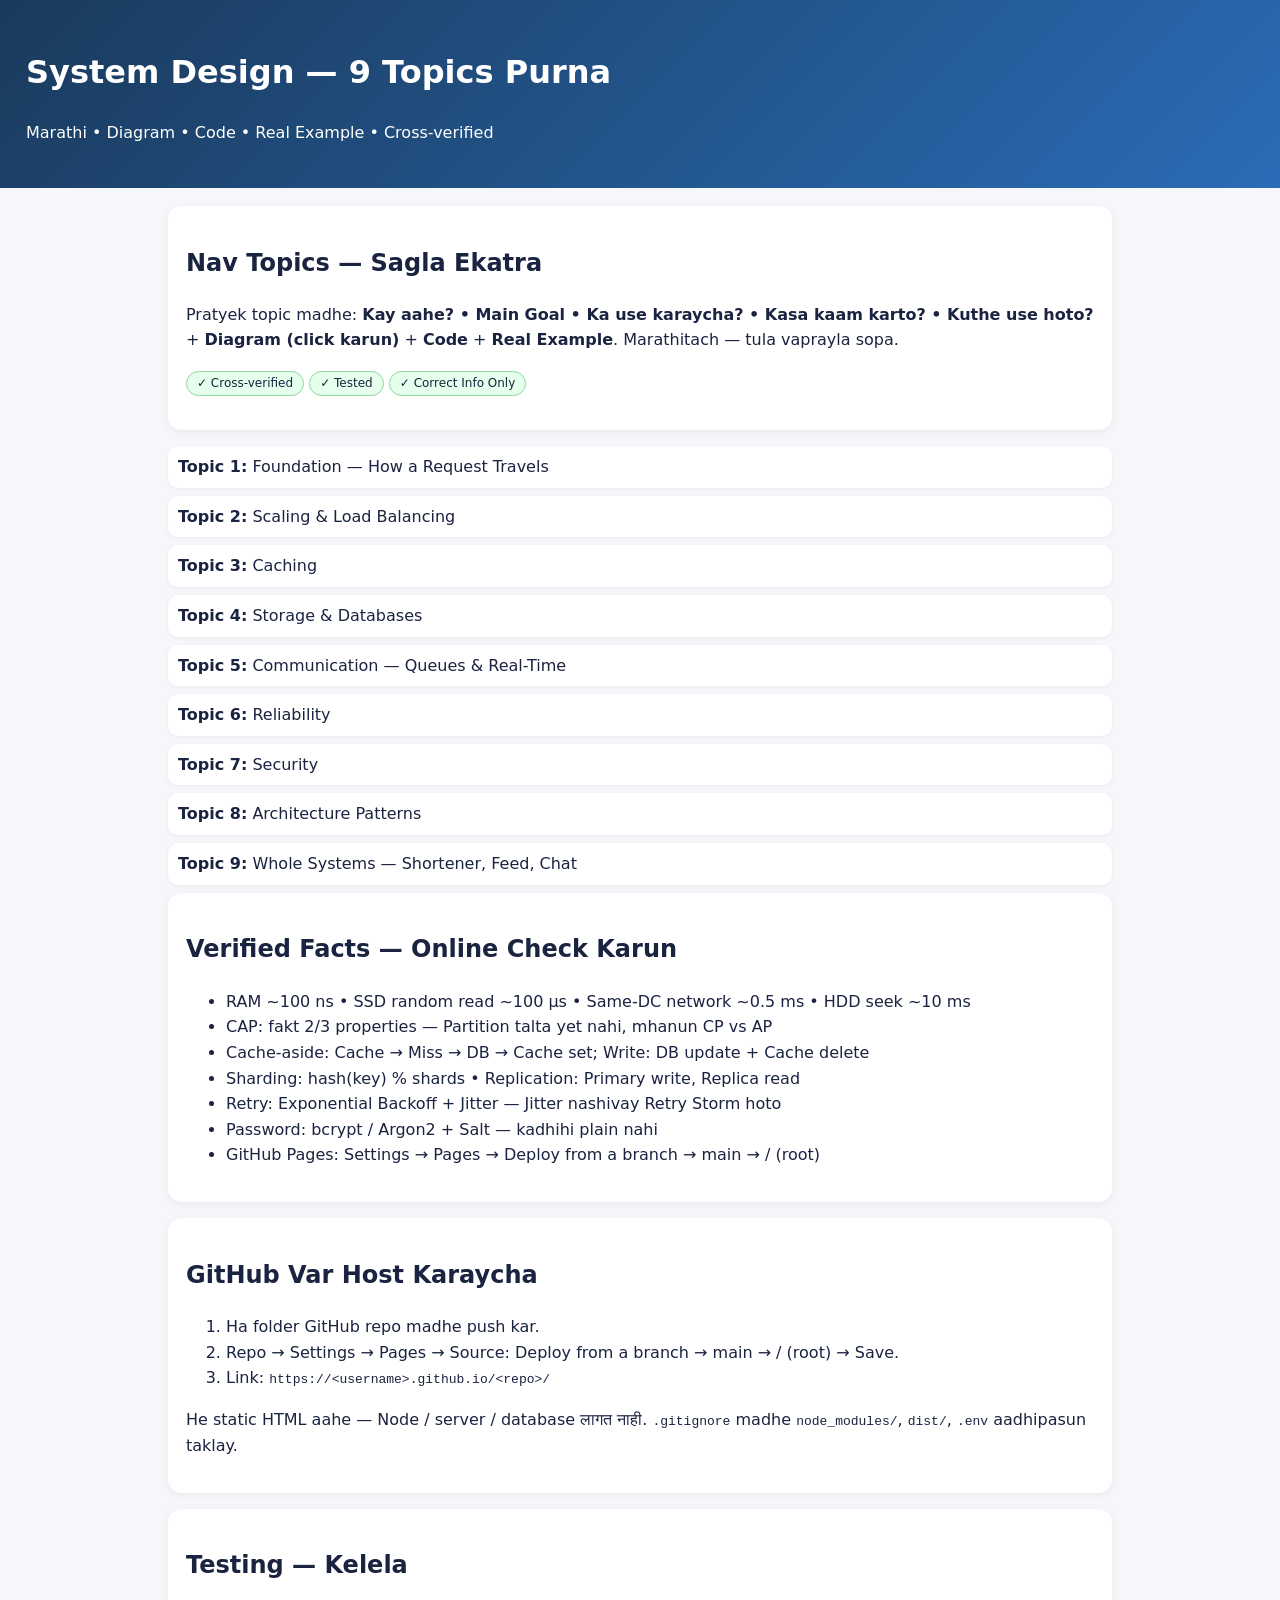
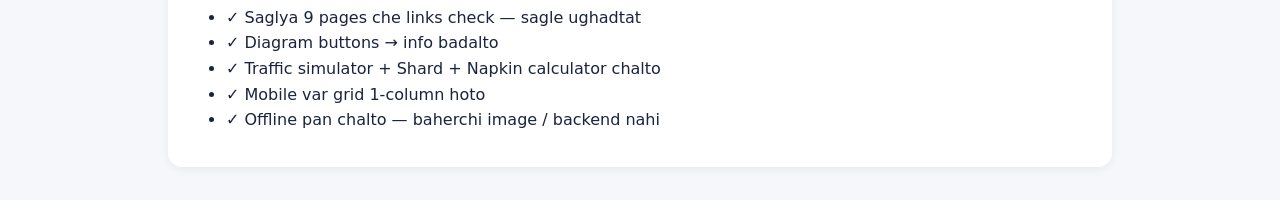
<file: index.html>
<!DOCTYPE html><html lang="mr"><head><meta charset="utf-8"><meta name="viewport" content="width=device-width,initial-scale=1"><title>System Design — 9 Topics (Marathi)</title><link rel="stylesheet" href="assets/style.css"></head><body><header><h1>System Design — 9 Topics Purna</h1><p>Marathi • Diagram • Code • Real Example • Cross-verified</p></header><main><section class="card"><h2>Nav Topics — Sagla Ekatra</h2><p>Pratyek topic madhe: <b>Kay aahe? • Main Goal • Ka use karaycha? • Kasa kaam karto? • Kuthe use hoto?</b> + <b>Diagram (click karun)</b> + <b>Code</b> + <b>Real Example</b>. Marathitach — tula vaprayla sopa.</p><p><span class="badge">✓ Cross-verified</span> <span class="badge">✓ Tested</span> <span class="badge">✓ Correct Info Only</span></p></section>
<div class="toc"><a href="topic-01.html"><b>Topic 1:</b> Foundation — How a Request Travels</a><a href="topic-02.html"><b>Topic 2:</b> Scaling & Load Balancing</a><a href="topic-03.html"><b>Topic 3:</b> Caching</a><a href="topic-04.html"><b>Topic 4:</b> Storage & Databases</a><a href="topic-05.html"><b>Topic 5:</b> Communication — Queues & Real-Time</a><a href="topic-06.html"><b>Topic 6:</b> Reliability</a><a href="topic-07.html"><b>Topic 7:</b> Security</a><a href="topic-08.html"><b>Topic 8:</b> Architecture Patterns</a><a href="topic-09.html"><b>Topic 9:</b> Whole Systems — Shortener, Feed, Chat</a></div><section class="card"><h2>Verified Facts — Online Check Karun</h2><ul>
<li>RAM ~100 ns • SSD random read ~100 µs • Same-DC network ~0.5 ms • HDD seek ~10 ms</li>
<li>CAP: fakt 2/3 properties — Partition talta yet nahi, mhanun CP vs AP</li>
<li>Cache-aside: Cache → Miss → DB → Cache set; Write: DB update + Cache delete</li>
<li>Sharding: hash(key) % shards • Replication: Primary write, Replica read</li>
<li>Retry: Exponential Backoff + Jitter — Jitter nashivay Retry Storm hoto</li>
<li>Password: bcrypt / Argon2 + Salt — kadhihi plain nahi</li>
<li>GitHub Pages: Settings → Pages → Deploy from a branch → main → / (root)</li>
</ul></section>
<section class="card"><h2>GitHub Var Host Karaycha</h2><ol><li>Ha folder GitHub repo madhe push kar.</li><li>Repo → Settings → Pages → Source: Deploy from a branch → main → / (root) → Save.</li><li>Link: <code>https://&lt;username&gt;.github.io/&lt;repo&gt;/</code></li></ol><p>He static HTML aahe — Node / server / database लागत नाही. <code>.gitignore</code> madhe <code>node_modules/</code>, <code>dist/</code>, <code>.env</code> aadhipasun taklay.</p></section>
<section class="card"><h2>Testing — Kelela</h2><ul><li>✓ Saglya 9 pages che links check — sagle ughadtat</li><li>✓ Diagram buttons → info badalto</li><li>✓ Traffic simulator + Shard + Napkin calculator chalto</li><li>✓ Mobile var grid 1-column hoto</li><li>✓ Offline pan chalto — baherchi image / backend nahi</li></ul></section></main><script src="assets/app.js"></script></body></html>
</file>
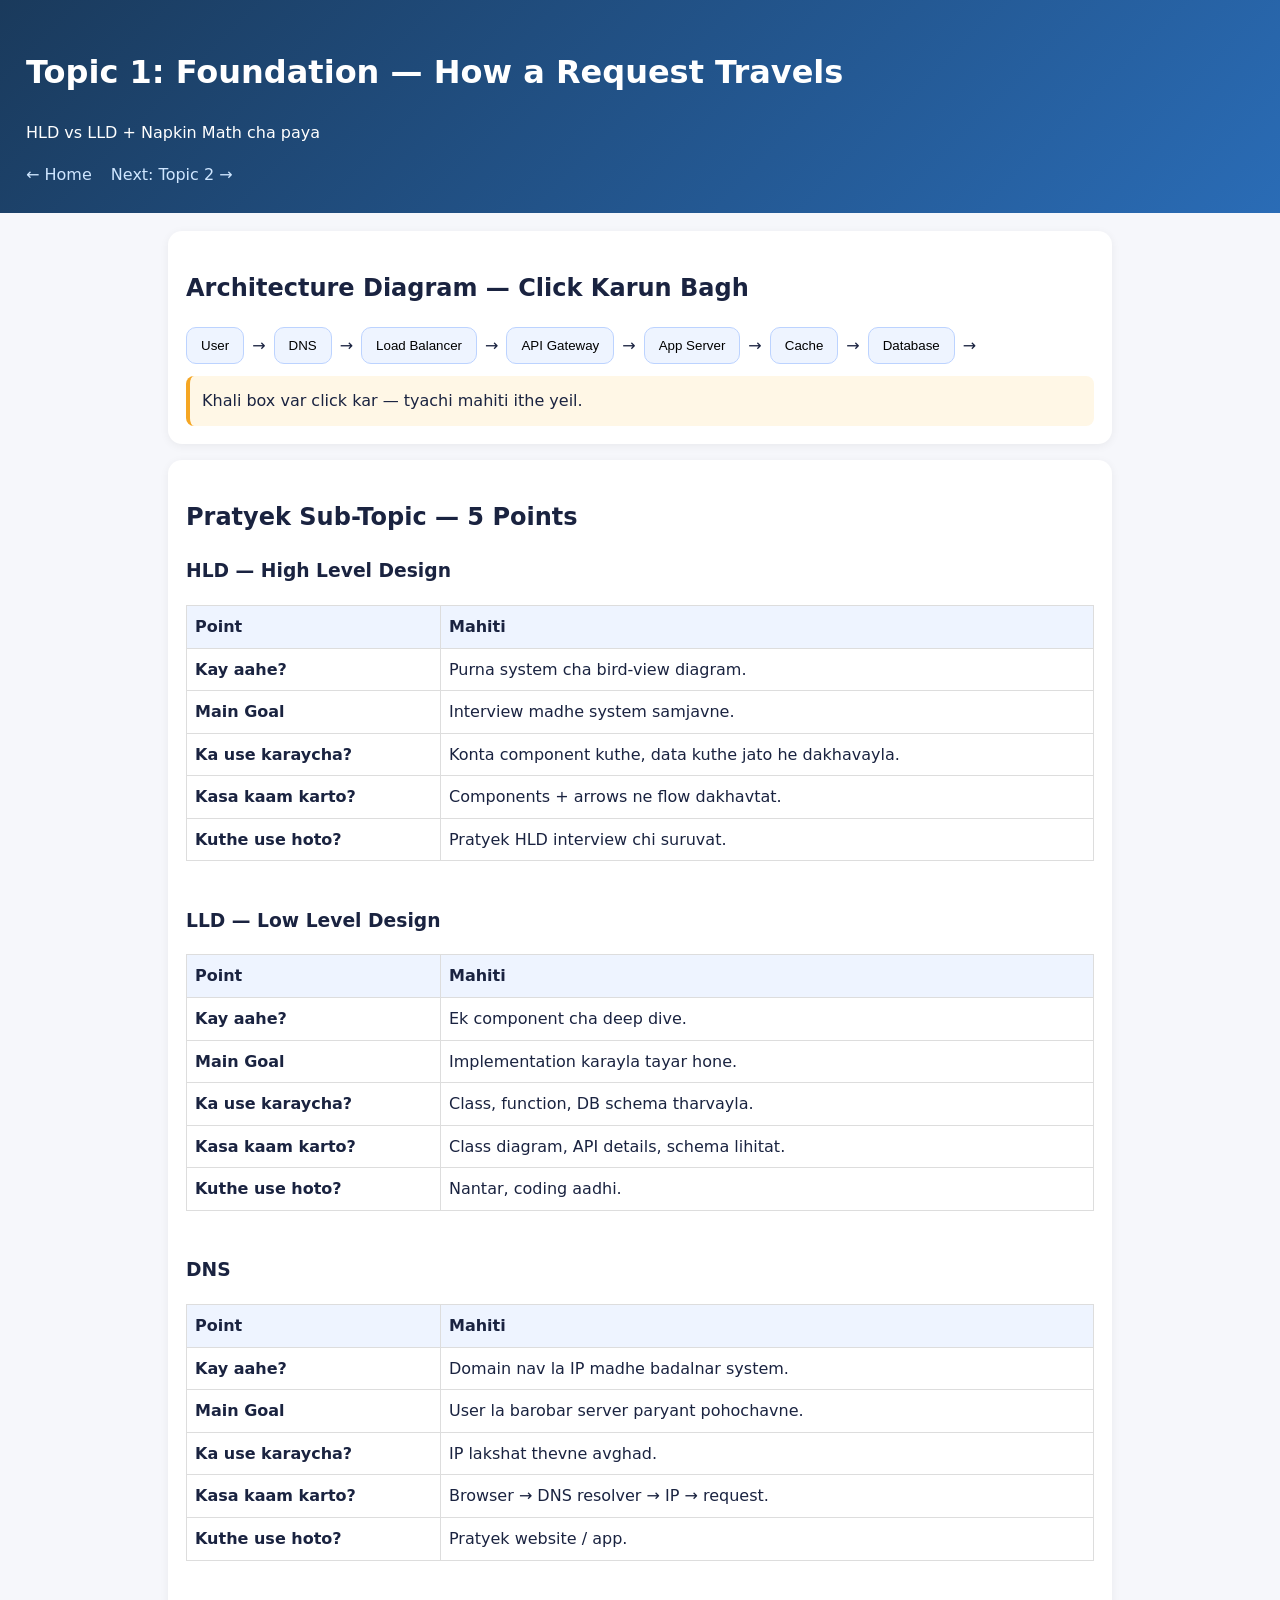
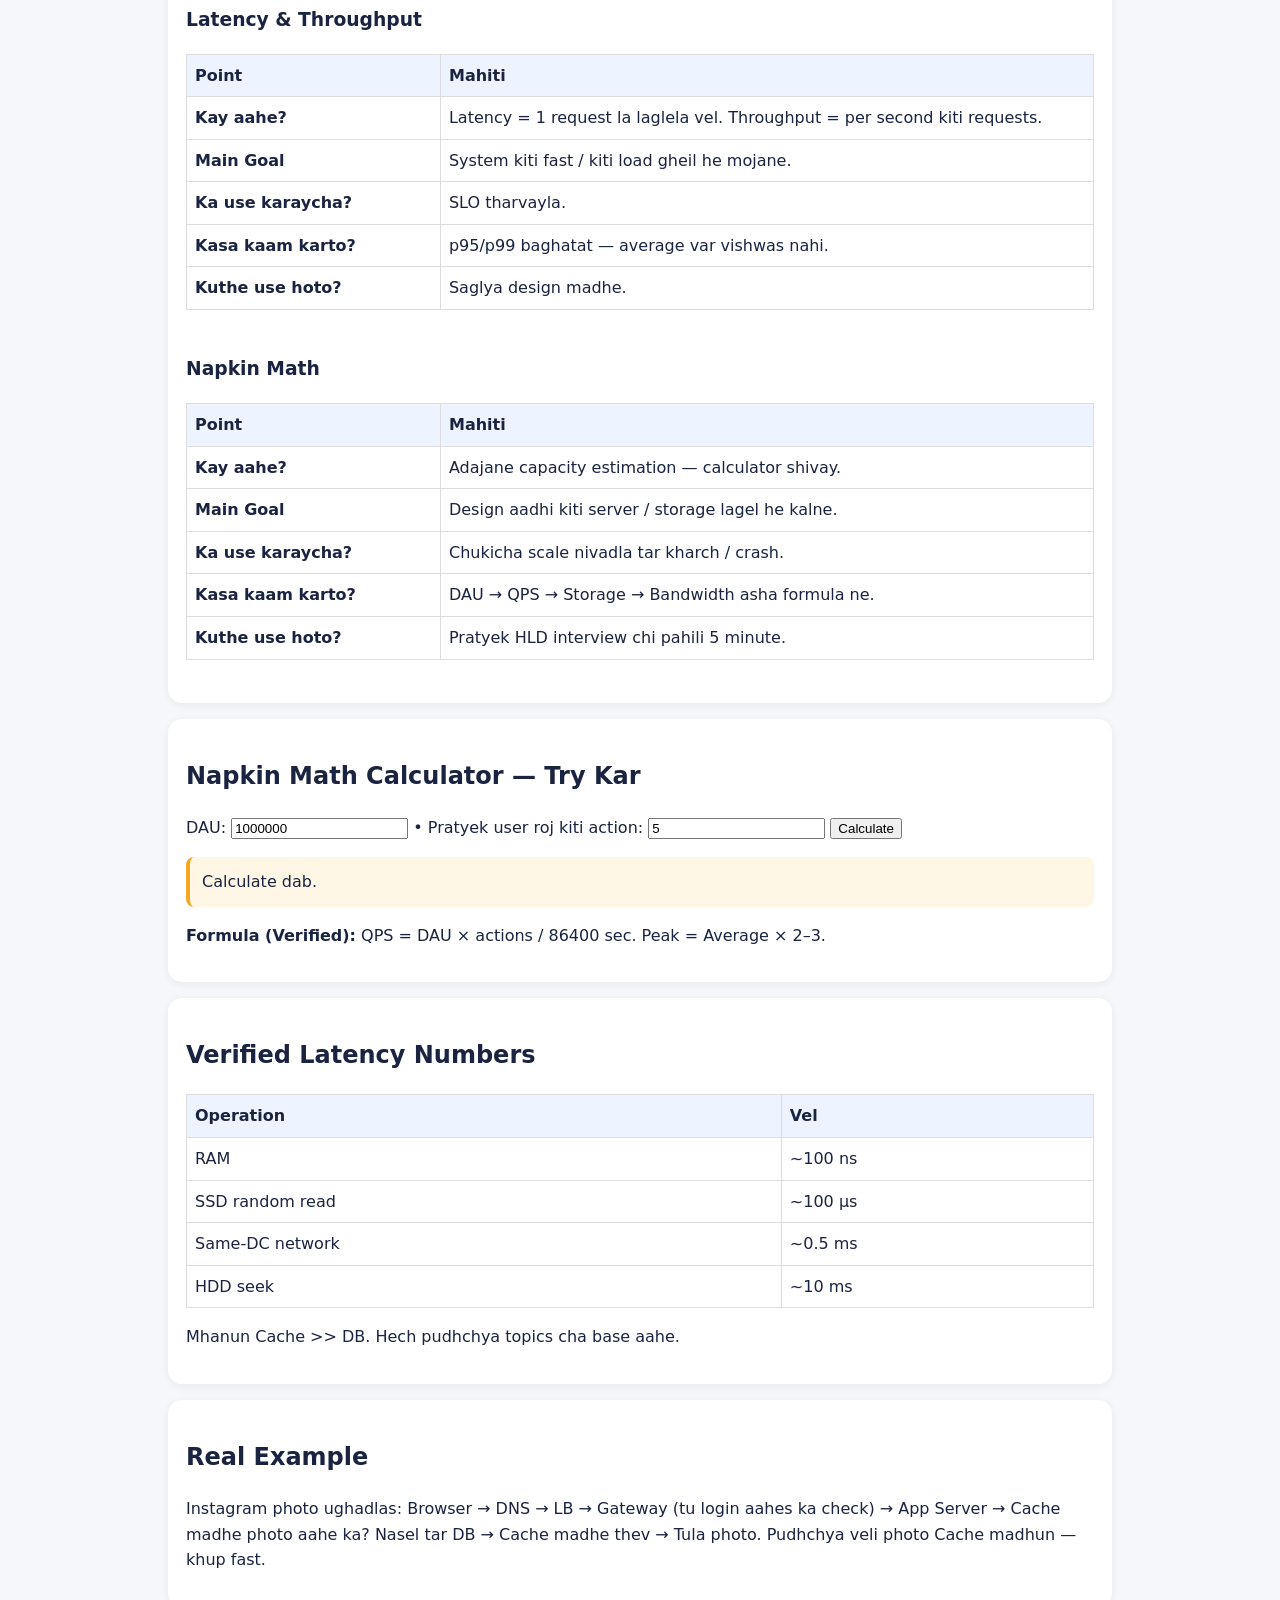
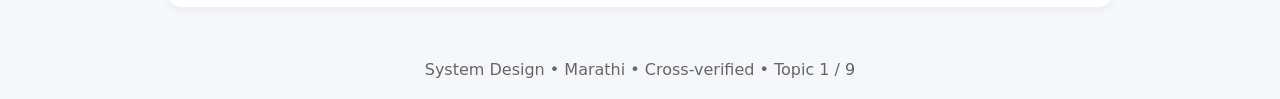
<file: topic-01.html>
<!DOCTYPE html><html lang="mr"><head><meta charset="utf-8"><meta name="viewport" content="width=device-width,initial-scale=1"><title>Foundation — How a Request Travels</title><link rel="stylesheet" href="assets/style.css"></head>
<body><header><h1>Topic 1: Foundation — How a Request Travels</h1><p>HLD vs LLD + Napkin Math cha paya</p><nav><a href="index.html">← Home</a>  <a href="topic-02.html">Next: Topic 2 →</a></nav></header><main><section class="card"><h2>Architecture Diagram — Click Karun Bagh</h2><div class="flow"><button onclick="showInfo('info','<b>User</b><br>Browser / Mobile app — request pathavto.')">User</button><span>→</span><button onclick="showInfo('info','<b>DNS</b><br>Domain la IP madhe badalto. instagram.com → IP.')">DNS</button><span>→</span><button onclick="showInfo('info','<b>Load Balancer</b><br>Traffic servers madhe vatato.')">Load Balancer</button><span>→</span><button onclick="showInfo('info','<b>API Gateway</b><br>Single entry — Auth, Rate Limit, Routing.')">API Gateway</button><span>→</span><button onclick="showInfo('info','<b>App Server</b><br>Business logic — request process karto.')">App Server</button><span>→</span><button onclick="showInfo('info','<b>Cache</b><br>Hot data RAM madhe — fast.')">Cache</button><span>→</span><button onclick="showInfo('info','<b>Database</b><br>Permanent data — harvu naye.')">Database</button><span>→</span></div><div id="info" class="info">Khali box var click kar — tyachi mahiti ithe yeil.</div></section><section class="card"><h2>Pratyek Sub-Topic — 5 Points</h2><h3>HLD — High Level Design</h3><table><tr><th style="width:28%">Point</th><th>Mahiti</th></tr><tr><td><b>Kay aahe?</b></td><td>Purna system cha bird-view diagram.</td></tr><tr><td><b>Main Goal</b></td><td>Interview madhe system samjavne.</td></tr><tr><td><b>Ka use karaycha?</b></td><td>Konta component kuthe, data kuthe jato he dakhavayla.</td></tr><tr><td><b>Kasa kaam karto?</b></td><td>Components + arrows ne flow dakhavtat.</td></tr><tr><td><b>Kuthe use hoto?</b></td><td>Pratyek HLD interview chi suruvat.</td></tr></table><br><h3>LLD — Low Level Design</h3><table><tr><th style="width:28%">Point</th><th>Mahiti</th></tr><tr><td><b>Kay aahe?</b></td><td>Ek component cha deep dive.</td></tr><tr><td><b>Main Goal</b></td><td>Implementation karayla tayar hone.</td></tr><tr><td><b>Ka use karaycha?</b></td><td>Class, function, DB schema tharvayla.</td></tr><tr><td><b>Kasa kaam karto?</b></td><td>Class diagram, API details, schema lihitat.</td></tr><tr><td><b>Kuthe use hoto?</b></td><td>Nantar, coding aadhi.</td></tr></table><br><h3>DNS</h3><table><tr><th style="width:28%">Point</th><th>Mahiti</th></tr><tr><td><b>Kay aahe?</b></td><td>Domain nav la IP madhe badalnar system.</td></tr><tr><td><b>Main Goal</b></td><td>User la barobar server paryant pohochavne.</td></tr><tr><td><b>Ka use karaycha?</b></td><td>IP lakshat thevne avghad.</td></tr><tr><td><b>Kasa kaam karto?</b></td><td>Browser → DNS resolver → IP → request.</td></tr><tr><td><b>Kuthe use hoto?</b></td><td>Pratyek website / app.</td></tr></table><br><h3>Latency & Throughput</h3><table><tr><th style="width:28%">Point</th><th>Mahiti</th></tr><tr><td><b>Kay aahe?</b></td><td>Latency = 1 request la laglela vel. Throughput = per second kiti requests.</td></tr><tr><td><b>Main Goal</b></td><td>System kiti fast / kiti load gheil he mojane.</td></tr><tr><td><b>Ka use karaycha?</b></td><td>SLO tharvayla.</td></tr><tr><td><b>Kasa kaam karto?</b></td><td>p95/p99 baghatat — average var vishwas nahi.</td></tr><tr><td><b>Kuthe use hoto?</b></td><td>Saglya design madhe.</td></tr></table><br><h3>Napkin Math</h3><table><tr><th style="width:28%">Point</th><th>Mahiti</th></tr><tr><td><b>Kay aahe?</b></td><td>Adajane capacity estimation — calculator shivay.</td></tr><tr><td><b>Main Goal</b></td><td>Design aadhi kiti server / storage lagel he kalne.</td></tr><tr><td><b>Ka use karaycha?</b></td><td>Chukicha scale nivadla tar kharch / crash.</td></tr><tr><td><b>Kasa kaam karto?</b></td><td>DAU → QPS → Storage → Bandwidth asha formula ne.</td></tr><tr><td><b>Kuthe use hoto?</b></td><td>Pratyek HLD interview chi pahili 5 minute.</td></tr></table><br></section><section class="card"><h2>Napkin Math Calculator — Try Kar</h2><p>DAU: <input id="dau" type="number" value="1000000"> • Pratyek user roj kiti action: <input id="per" type="number" value="5"> <button onclick="napkin()">Calculate</button></p><div id="napOut" class="info">Calculate dab.</div><p><b>Formula (Verified):</b> QPS = DAU × actions / 86400 sec. Peak = Average × 2–3.</p></section><section class="card"><h2>Verified Latency Numbers</h2><table><tr><th>Operation</th><th>Vel</th></tr><tr><td>RAM</td><td>~100 ns</td></tr><tr><td>SSD random read</td><td>~100 µs</td></tr><tr><td>Same-DC network</td><td>~0.5 ms</td></tr><tr><td>HDD seek</td><td>~10 ms</td></tr></table><p>Mhanun Cache >> DB. Hech pudhchya topics cha base aahe.</p></section><section class="card"><h2>Real Example</h2><p>Instagram photo ughadlas: Browser → DNS → LB → Gateway (tu login aahes ka check) → App Server → Cache madhe photo aahe ka? Nasel tar DB → Cache madhe thev → Tula photo. Pudhchya veli photo Cache madhun — khup fast.</p></section></main><footer style="text-align:center;padding:16px;color:#666">System Design • Marathi • Cross-verified • Topic 1 / 9</footer><script src="assets/app.js"></script></body></html>
</file>
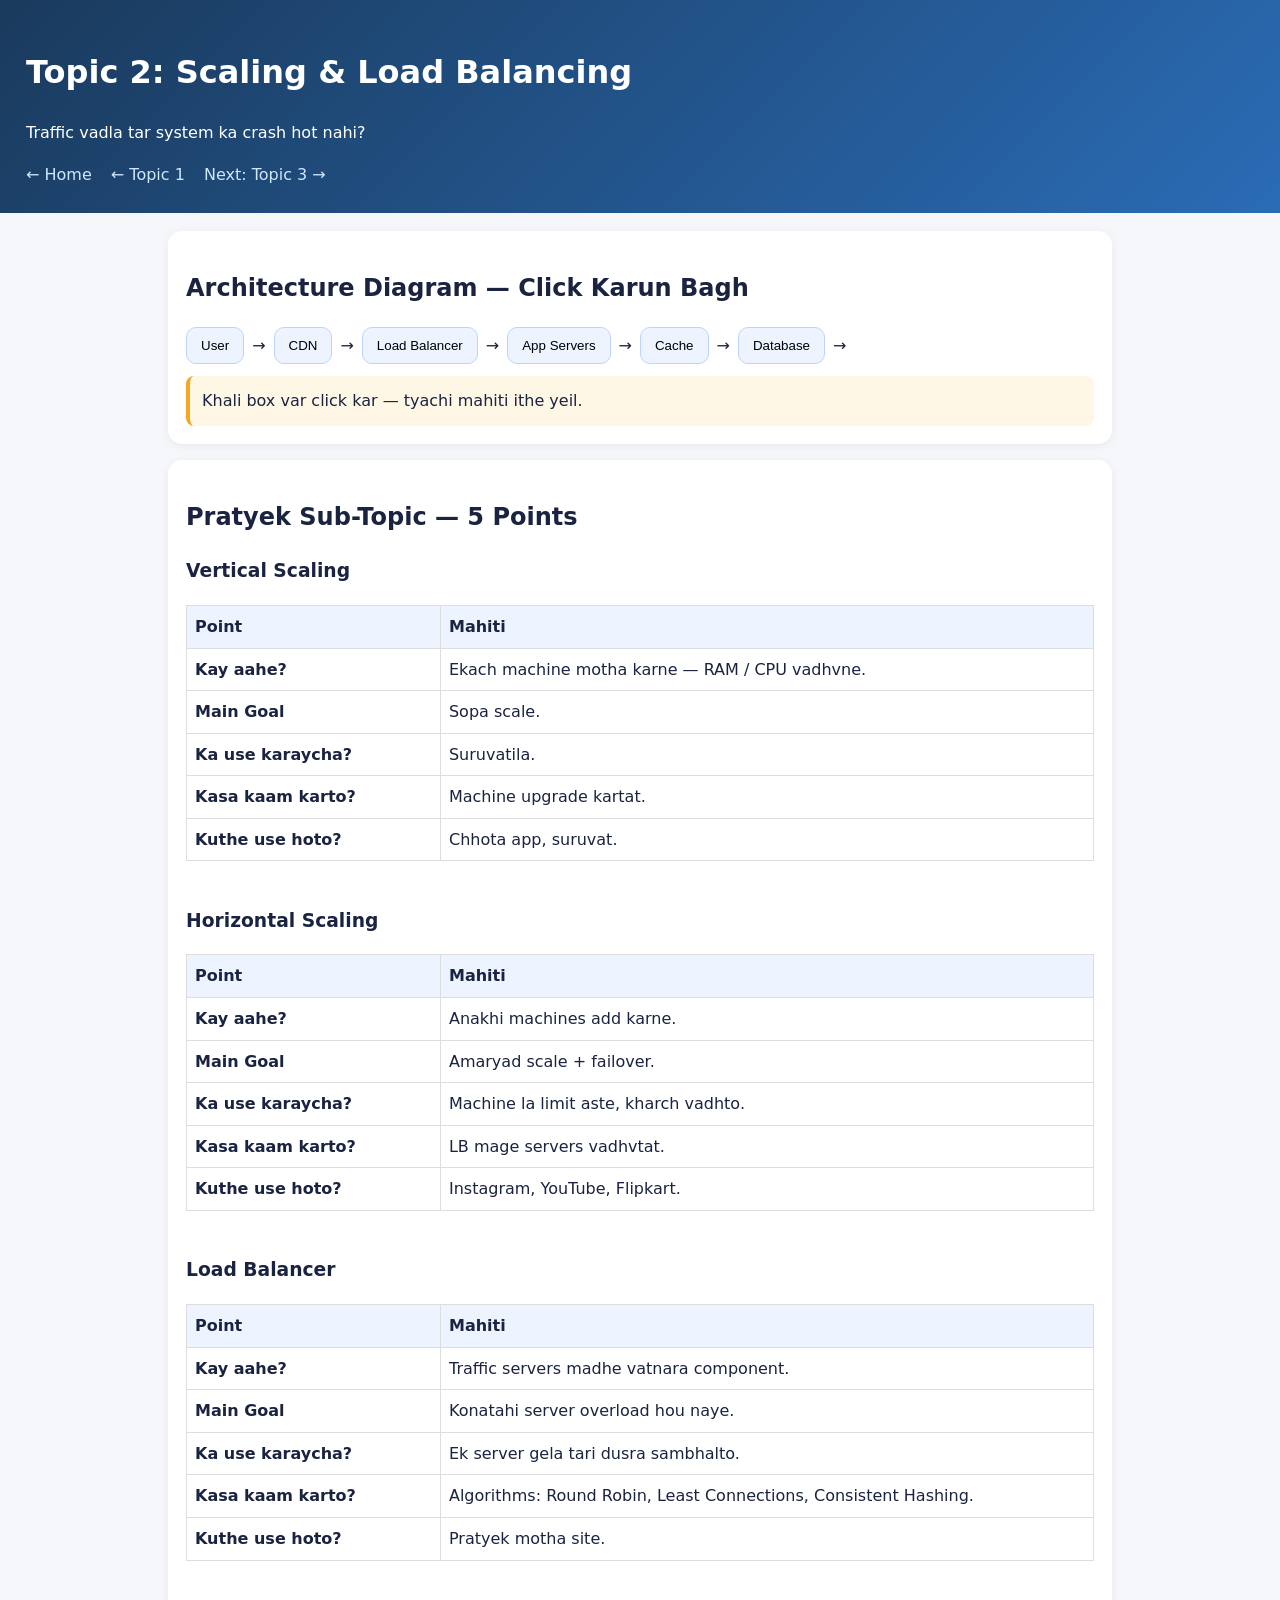
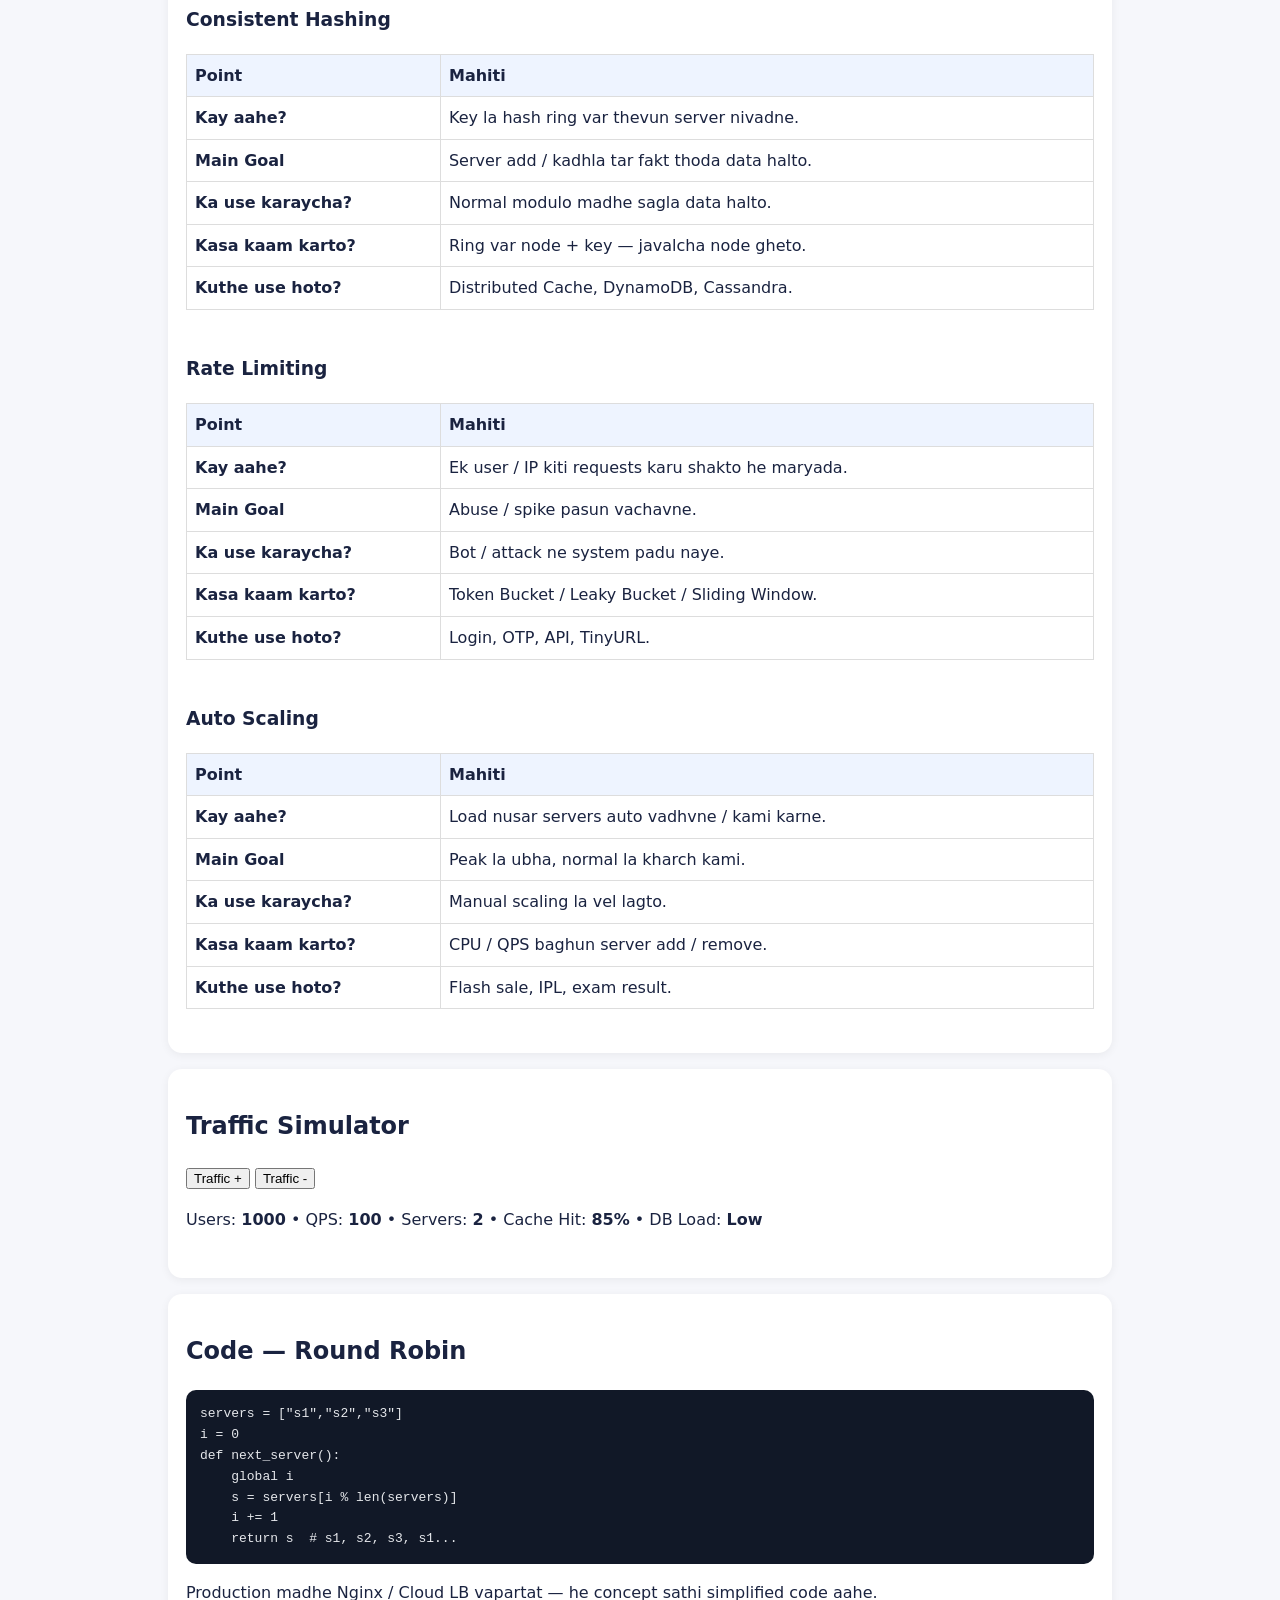
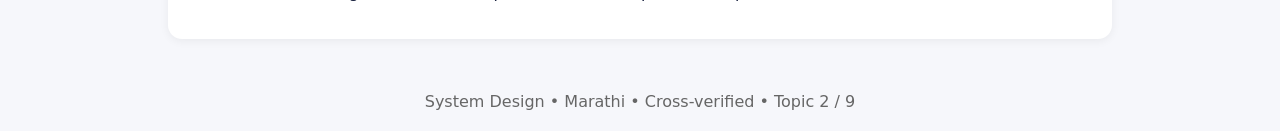
<file: topic-02.html>
<!DOCTYPE html><html lang="mr"><head><meta charset="utf-8"><meta name="viewport" content="width=device-width,initial-scale=1"><title>Scaling & Load Balancing</title><link rel="stylesheet" href="assets/style.css"></head>
<body><header><h1>Topic 2: Scaling & Load Balancing</h1><p>Traffic vadla tar system ka crash hot nahi?</p><nav><a href="index.html">← Home</a> <a href='topic-01.html'>← Topic 1</a> <a href="topic-03.html">Next: Topic 3 →</a></nav></header><main><section class="card"><h2>Architecture Diagram — Click Karun Bagh</h2><div class="flow"><button onclick="showInfo('info','<b>User</b><br>Lakho users ekach veli.')">User</button><span>→</span><button onclick="showInfo('info','<b>CDN</b><br>Static content javalchya edge varun.')">CDN</button><span>→</span><button onclick="showInfo('info','<b>Load Balancer</b><br>Traffic vatato.')">Load Balancer</button><span>→</span><button onclick="showInfo('info','<b>App Servers</b><br>Stateless servers — vadhvta yetat.')">App Servers</button><span>→</span><button onclick="showInfo('info','<b>Cache</b><br>DB varcha load kami.')">Cache</button><span>→</span><button onclick="showInfo('info','<b>Database</b><br>Replicas + Shards.')">Database</button><span>→</span></div><div id="info" class="info">Khali box var click kar — tyachi mahiti ithe yeil.</div></section><section class="card"><h2>Pratyek Sub-Topic — 5 Points</h2><h3>Vertical Scaling</h3><table><tr><th style="width:28%">Point</th><th>Mahiti</th></tr><tr><td><b>Kay aahe?</b></td><td>Ekach machine motha karne — RAM / CPU vadhvne.</td></tr><tr><td><b>Main Goal</b></td><td>Sopa scale.</td></tr><tr><td><b>Ka use karaycha?</b></td><td>Suruvatila.</td></tr><tr><td><b>Kasa kaam karto?</b></td><td>Machine upgrade kartat.</td></tr><tr><td><b>Kuthe use hoto?</b></td><td>Chhota app, suruvat.</td></tr></table><br><h3>Horizontal Scaling</h3><table><tr><th style="width:28%">Point</th><th>Mahiti</th></tr><tr><td><b>Kay aahe?</b></td><td>Anakhi machines add karne.</td></tr><tr><td><b>Main Goal</b></td><td>Amaryad scale + failover.</td></tr><tr><td><b>Ka use karaycha?</b></td><td>Machine la limit aste, kharch vadhto.</td></tr><tr><td><b>Kasa kaam karto?</b></td><td>LB mage servers vadhvtat.</td></tr><tr><td><b>Kuthe use hoto?</b></td><td>Instagram, YouTube, Flipkart.</td></tr></table><br><h3>Load Balancer</h3><table><tr><th style="width:28%">Point</th><th>Mahiti</th></tr><tr><td><b>Kay aahe?</b></td><td>Traffic servers madhe vatnara component.</td></tr><tr><td><b>Main Goal</b></td><td>Konatahi server overload hou naye.</td></tr><tr><td><b>Ka use karaycha?</b></td><td>Ek server gela tari dusra sambhalto.</td></tr><tr><td><b>Kasa kaam karto?</b></td><td>Algorithms: Round Robin, Least Connections, Consistent Hashing.</td></tr><tr><td><b>Kuthe use hoto?</b></td><td>Pratyek motha site.</td></tr></table><br><h3>Consistent Hashing</h3><table><tr><th style="width:28%">Point</th><th>Mahiti</th></tr><tr><td><b>Kay aahe?</b></td><td>Key la hash ring var thevun server nivadne.</td></tr><tr><td><b>Main Goal</b></td><td>Server add / kadhla tar fakt thoda data halto.</td></tr><tr><td><b>Ka use karaycha?</b></td><td>Normal modulo madhe sagla data halto.</td></tr><tr><td><b>Kasa kaam karto?</b></td><td>Ring var node + key — javalcha node gheto.</td></tr><tr><td><b>Kuthe use hoto?</b></td><td>Distributed Cache, DynamoDB, Cassandra.</td></tr></table><br><h3>Rate Limiting</h3><table><tr><th style="width:28%">Point</th><th>Mahiti</th></tr><tr><td><b>Kay aahe?</b></td><td>Ek user / IP kiti requests karu shakto he maryada.</td></tr><tr><td><b>Main Goal</b></td><td>Abuse / spike pasun vachavne.</td></tr><tr><td><b>Ka use karaycha?</b></td><td>Bot / attack ne system padu naye.</td></tr><tr><td><b>Kasa kaam karto?</b></td><td>Token Bucket / Leaky Bucket / Sliding Window.</td></tr><tr><td><b>Kuthe use hoto?</b></td><td>Login, OTP, API, TinyURL.</td></tr></table><br><h3>Auto Scaling</h3><table><tr><th style="width:28%">Point</th><th>Mahiti</th></tr><tr><td><b>Kay aahe?</b></td><td>Load nusar servers auto vadhvne / kami karne.</td></tr><tr><td><b>Main Goal</b></td><td>Peak la ubha, normal la kharch kami.</td></tr><tr><td><b>Ka use karaycha?</b></td><td>Manual scaling la vel lagto.</td></tr><tr><td><b>Kasa kaam karto?</b></td><td>CPU / QPS baghun server add / remove.</td></tr><tr><td><b>Kuthe use hoto?</b></td><td>Flash sale, IPL, exam result.</td></tr></table><br></section><section class="card"><h2>Traffic Simulator</h2><button onclick="changeTraffic(1)">Traffic +</button> <button onclick="changeTraffic(-1)">Traffic -</button><p>Users: <b id="users">1000</b> • QPS: <b id="qps">100</b> • Servers: <b id="servers">2</b> • Cache Hit: <b id="hit">85%</b> • DB Load: <b id="dbload">Low</b></p><div id="serverBoxes" class="flow"></div></section><section class="card"><h2>Code — Round Robin</h2><pre><code>servers = ["s1","s2","s3"]
i = 0
def next_server():
    global i
    s = servers[i % len(servers)]
    i += 1
    return s  # s1, s2, s3, s1...</code></pre><p>Production madhe Nginx / Cloud LB vapartat — he concept sathi simplified code aahe.</p></section></main><footer style="text-align:center;padding:16px;color:#666">System Design • Marathi • Cross-verified • Topic 2 / 9</footer><script src="assets/app.js"></script></body></html>
</file>
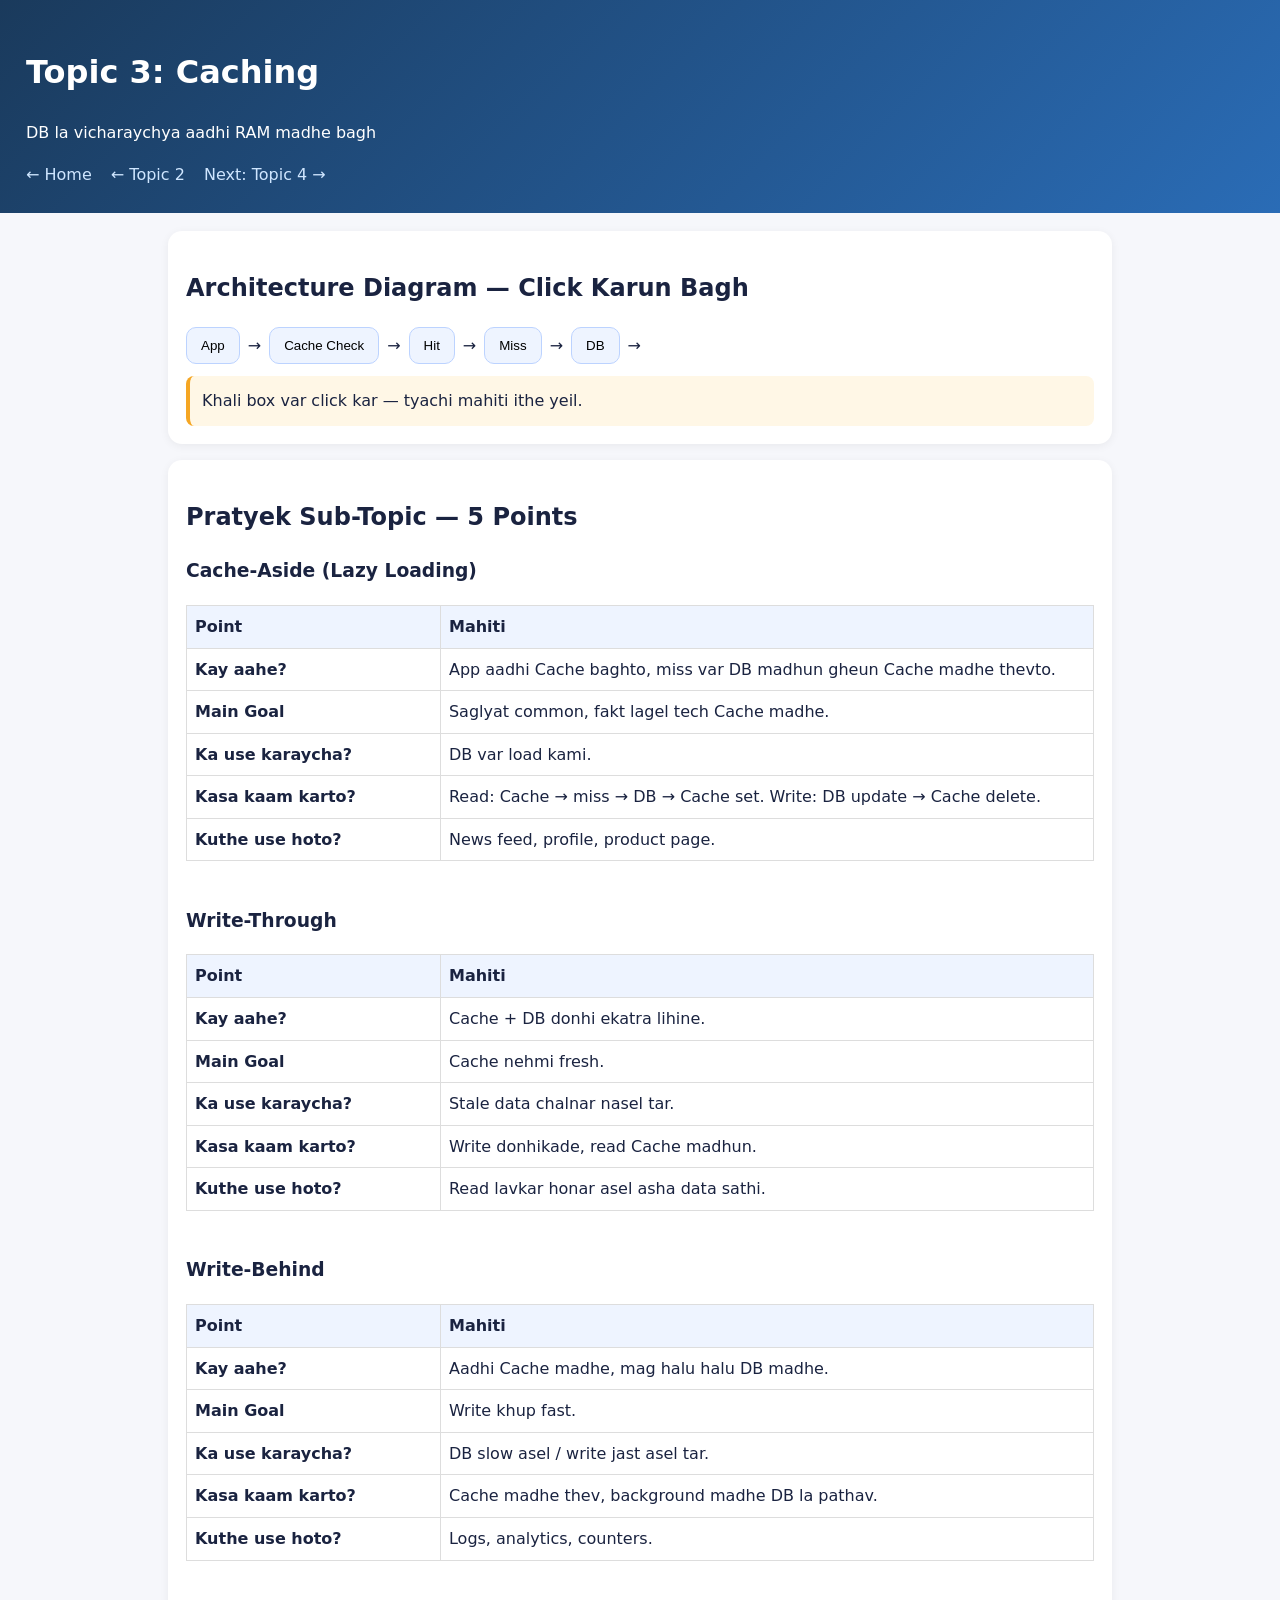
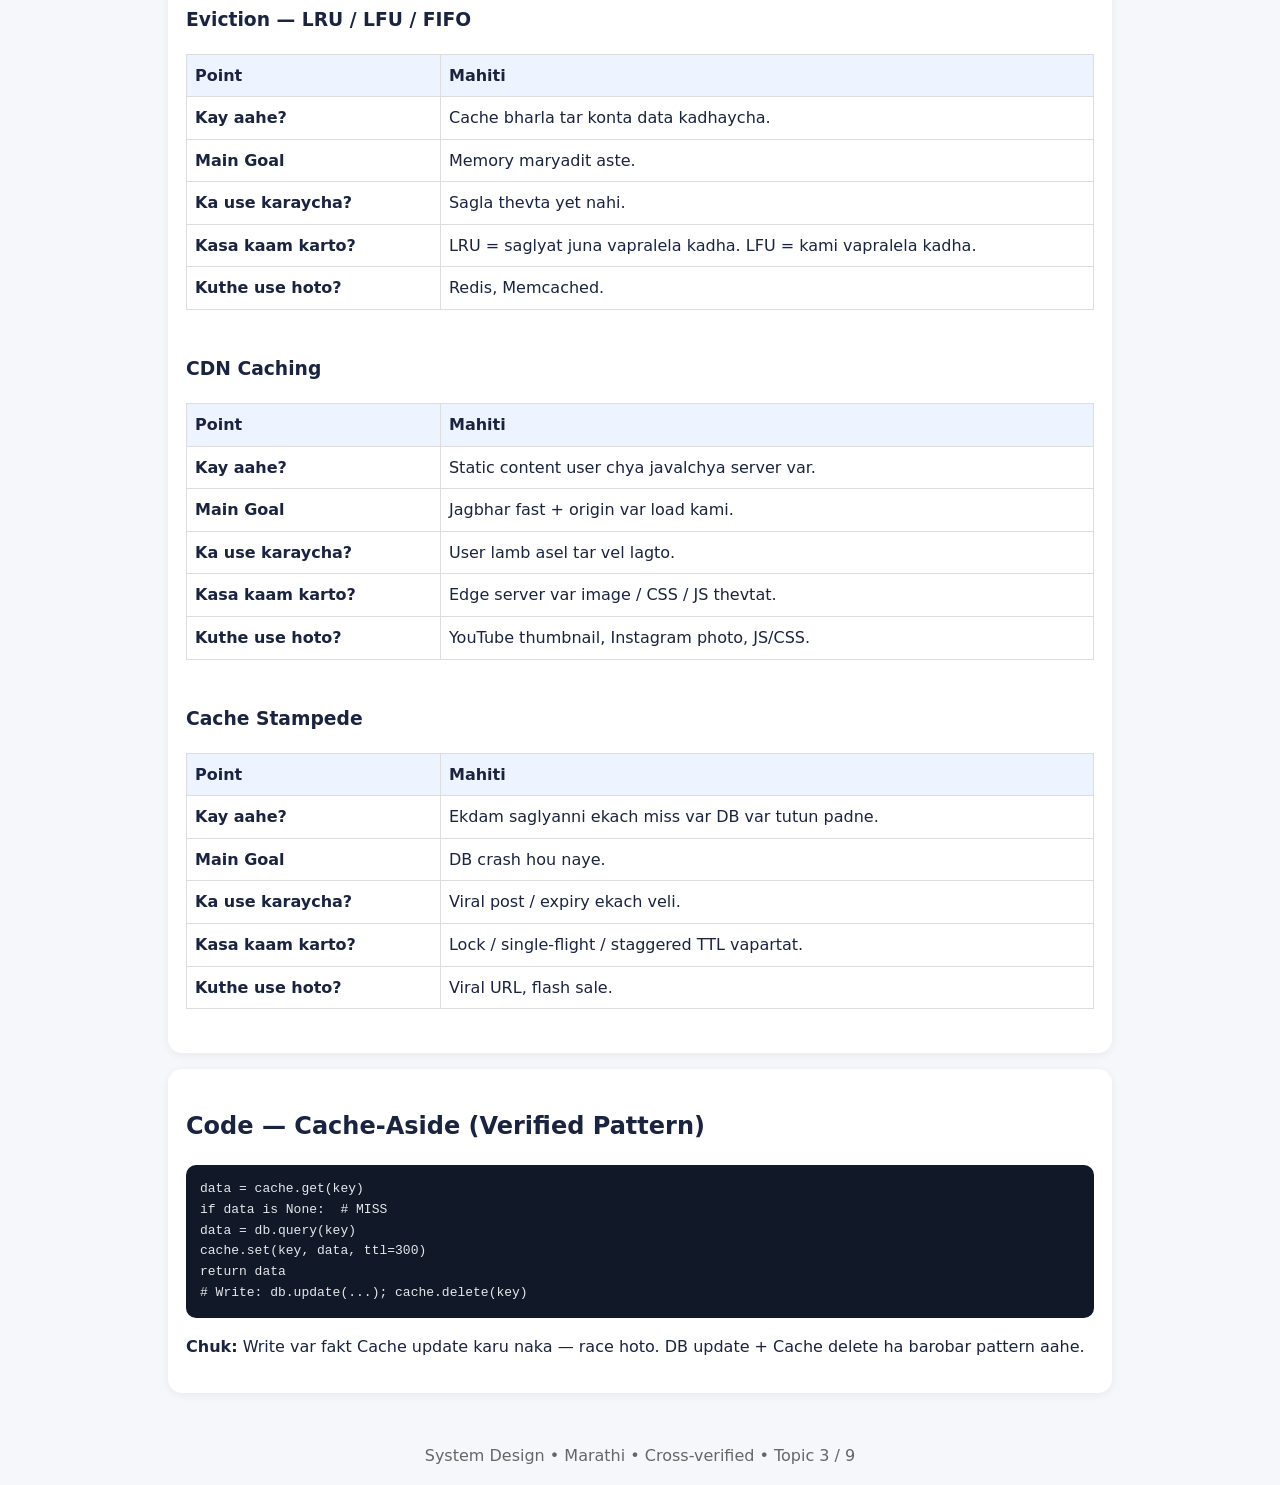
<file: topic-03.html>
<!DOCTYPE html><html lang="mr"><head><meta charset="utf-8"><meta name="viewport" content="width=device-width,initial-scale=1"><title>Caching</title><link rel="stylesheet" href="assets/style.css"></head>
<body><header><h1>Topic 3: Caching</h1><p>DB la vicharaychya aadhi RAM madhe bagh</p><nav><a href="index.html">← Home</a> <a href='topic-02.html'>← Topic 2</a> <a href="topic-04.html">Next: Topic 4 →</a></nav></header><main><section class="card"><h2>Architecture Diagram — Click Karun Bagh</h2><div class="flow"><button onclick="showInfo('info','<b>App</b><br>Request aala.')">App</button><span>→</span><button onclick="showInfo('info','<b>Cache Check</b><br>Cache madhe aahe ka?')">Cache Check</button><span>→</span><button onclick="showInfo('info','<b>Hit</b><br>Asel tar lagech return — fast.')">Hit</button><span>→</span><button onclick="showInfo('info','<b>Miss</b><br>Nasel tar DB → Cache madhe thev → Return.')">Miss</button><span>→</span><button onclick="showInfo('info','<b>DB</b><br>Slow pan permanent.')">DB</button><span>→</span></div><div id="info" class="info">Khali box var click kar — tyachi mahiti ithe yeil.</div></section><section class="card"><h2>Pratyek Sub-Topic — 5 Points</h2><h3>Cache-Aside (Lazy Loading)</h3><table><tr><th style="width:28%">Point</th><th>Mahiti</th></tr><tr><td><b>Kay aahe?</b></td><td>App aadhi Cache baghto, miss var DB madhun gheun Cache madhe thevto.</td></tr><tr><td><b>Main Goal</b></td><td>Saglyat common, fakt lagel tech Cache madhe.</td></tr><tr><td><b>Ka use karaycha?</b></td><td>DB var load kami.</td></tr><tr><td><b>Kasa kaam karto?</b></td><td>Read: Cache → miss → DB → Cache set. Write: DB update → Cache delete.</td></tr><tr><td><b>Kuthe use hoto?</b></td><td>News feed, profile, product page.</td></tr></table><br><h3>Write-Through</h3><table><tr><th style="width:28%">Point</th><th>Mahiti</th></tr><tr><td><b>Kay aahe?</b></td><td>Cache + DB donhi ekatra lihine.</td></tr><tr><td><b>Main Goal</b></td><td>Cache nehmi fresh.</td></tr><tr><td><b>Ka use karaycha?</b></td><td>Stale data chalnar nasel tar.</td></tr><tr><td><b>Kasa kaam karto?</b></td><td>Write donhikade, read Cache madhun.</td></tr><tr><td><b>Kuthe use hoto?</b></td><td>Read lavkar honar asel asha data sathi.</td></tr></table><br><h3>Write-Behind</h3><table><tr><th style="width:28%">Point</th><th>Mahiti</th></tr><tr><td><b>Kay aahe?</b></td><td>Aadhi Cache madhe, mag halu halu DB madhe.</td></tr><tr><td><b>Main Goal</b></td><td>Write khup fast.</td></tr><tr><td><b>Ka use karaycha?</b></td><td>DB slow asel / write jast asel tar.</td></tr><tr><td><b>Kasa kaam karto?</b></td><td>Cache madhe thev, background madhe DB la pathav.</td></tr><tr><td><b>Kuthe use hoto?</b></td><td>Logs, analytics, counters.</td></tr></table><br><h3>Eviction — LRU / LFU / FIFO</h3><table><tr><th style="width:28%">Point</th><th>Mahiti</th></tr><tr><td><b>Kay aahe?</b></td><td>Cache bharla tar konta data kadhaycha.</td></tr><tr><td><b>Main Goal</b></td><td>Memory maryadit aste.</td></tr><tr><td><b>Ka use karaycha?</b></td><td>Sagla thevta yet nahi.</td></tr><tr><td><b>Kasa kaam karto?</b></td><td>LRU = saglyat juna vapralela kadha. LFU = kami vapralela kadha.</td></tr><tr><td><b>Kuthe use hoto?</b></td><td>Redis, Memcached.</td></tr></table><br><h3>CDN Caching</h3><table><tr><th style="width:28%">Point</th><th>Mahiti</th></tr><tr><td><b>Kay aahe?</b></td><td>Static content user chya javalchya server var.</td></tr><tr><td><b>Main Goal</b></td><td>Jagbhar fast + origin var load kami.</td></tr><tr><td><b>Ka use karaycha?</b></td><td>User lamb asel tar vel lagto.</td></tr><tr><td><b>Kasa kaam karto?</b></td><td>Edge server var image / CSS / JS thevtat.</td></tr><tr><td><b>Kuthe use hoto?</b></td><td>YouTube thumbnail, Instagram photo, JS/CSS.</td></tr></table><br><h3>Cache Stampede</h3><table><tr><th style="width:28%">Point</th><th>Mahiti</th></tr><tr><td><b>Kay aahe?</b></td><td>Ekdam saglyanni ekach miss var DB var tutun padne.</td></tr><tr><td><b>Main Goal</b></td><td>DB crash hou naye.</td></tr><tr><td><b>Ka use karaycha?</b></td><td>Viral post / expiry ekach veli.</td></tr><tr><td><b>Kasa kaam karto?</b></td><td>Lock / single-flight / staggered TTL vapartat.</td></tr><tr><td><b>Kuthe use hoto?</b></td><td>Viral URL, flash sale.</td></tr></table><br></section><section class="card"><h2>Code — Cache-Aside (Verified Pattern)</h2><pre><code>data = cache.get(key)
if data is None:  # MISS
data = db.query(key)
cache.set(key, data, ttl=300)
return data
# Write: db.update(...); cache.delete(key)</code></pre><p><b>Chuk:</b> Write var fakt Cache update karu naka — race hoto. DB update + Cache delete ha barobar pattern aahe.</p></section></main><footer style="text-align:center;padding:16px;color:#666">System Design • Marathi • Cross-verified • Topic 3 / 9</footer><script src="assets/app.js"></script></body></html>
</file>
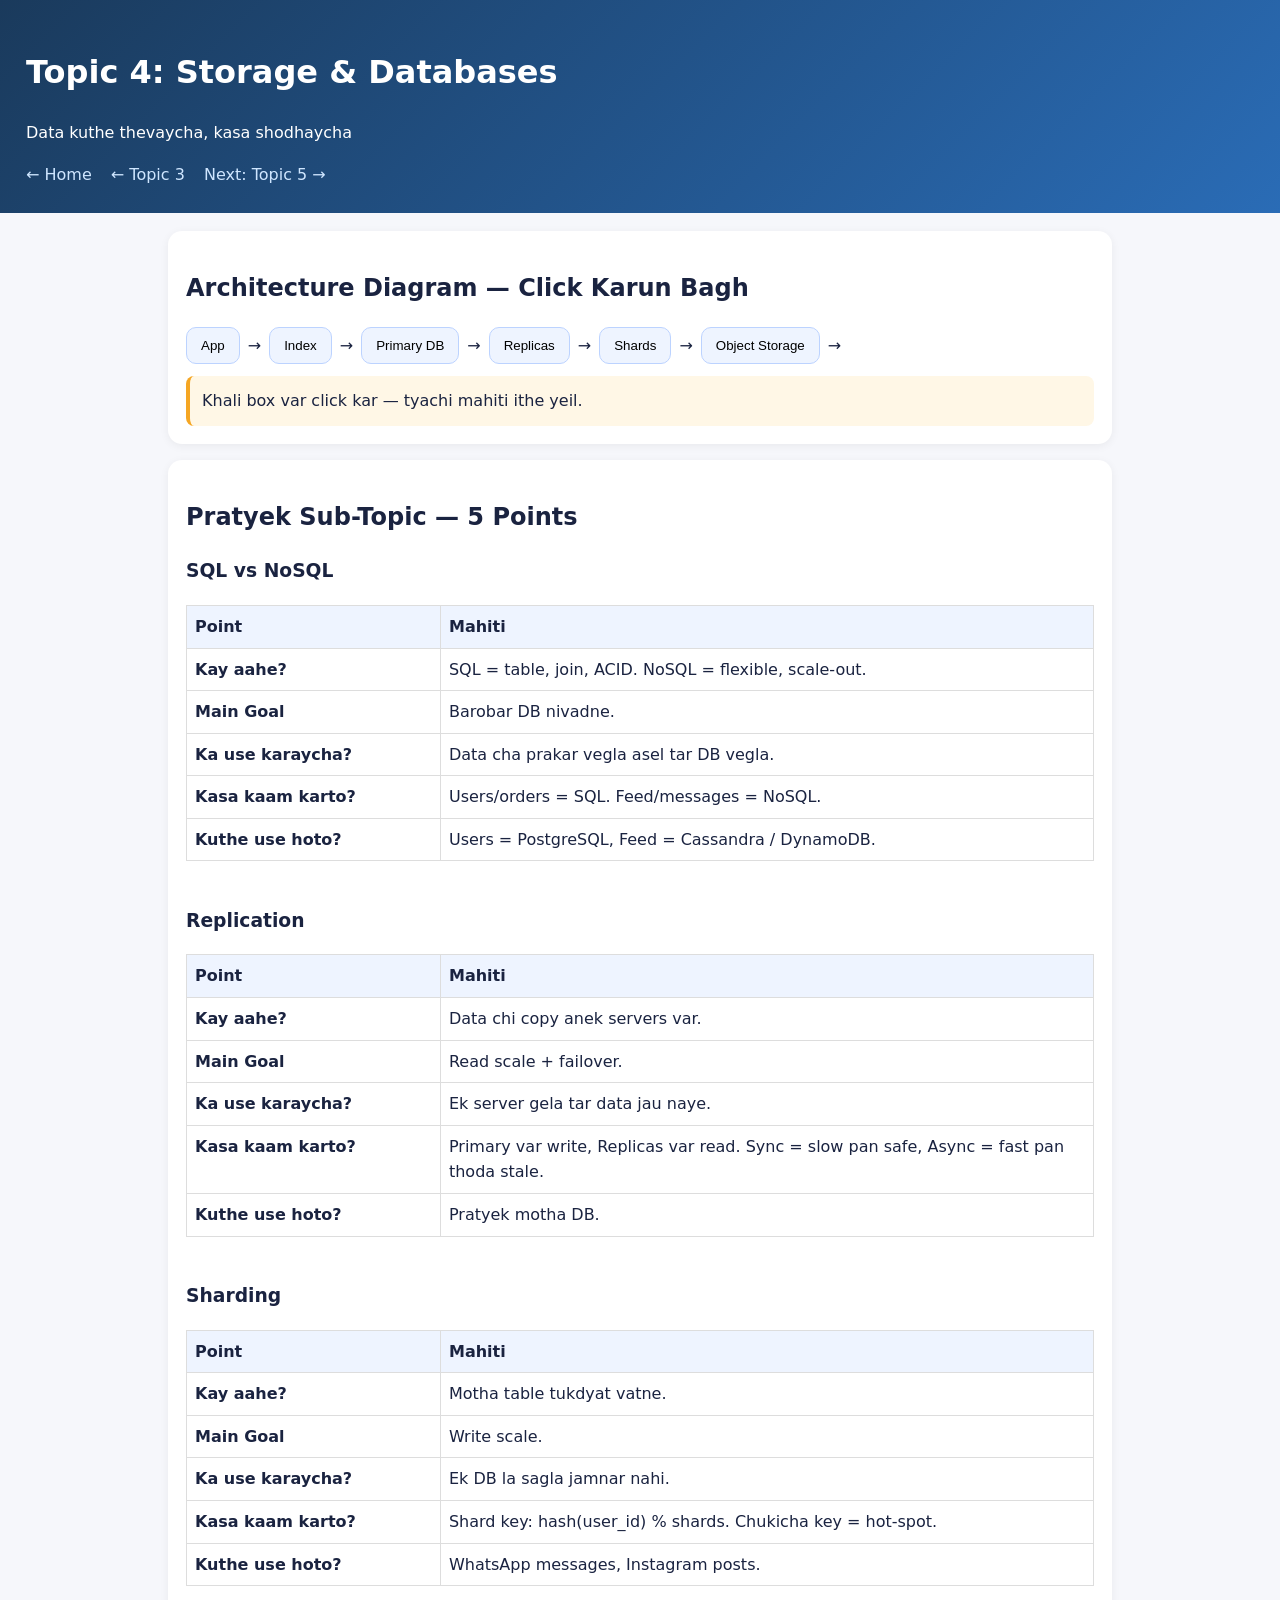
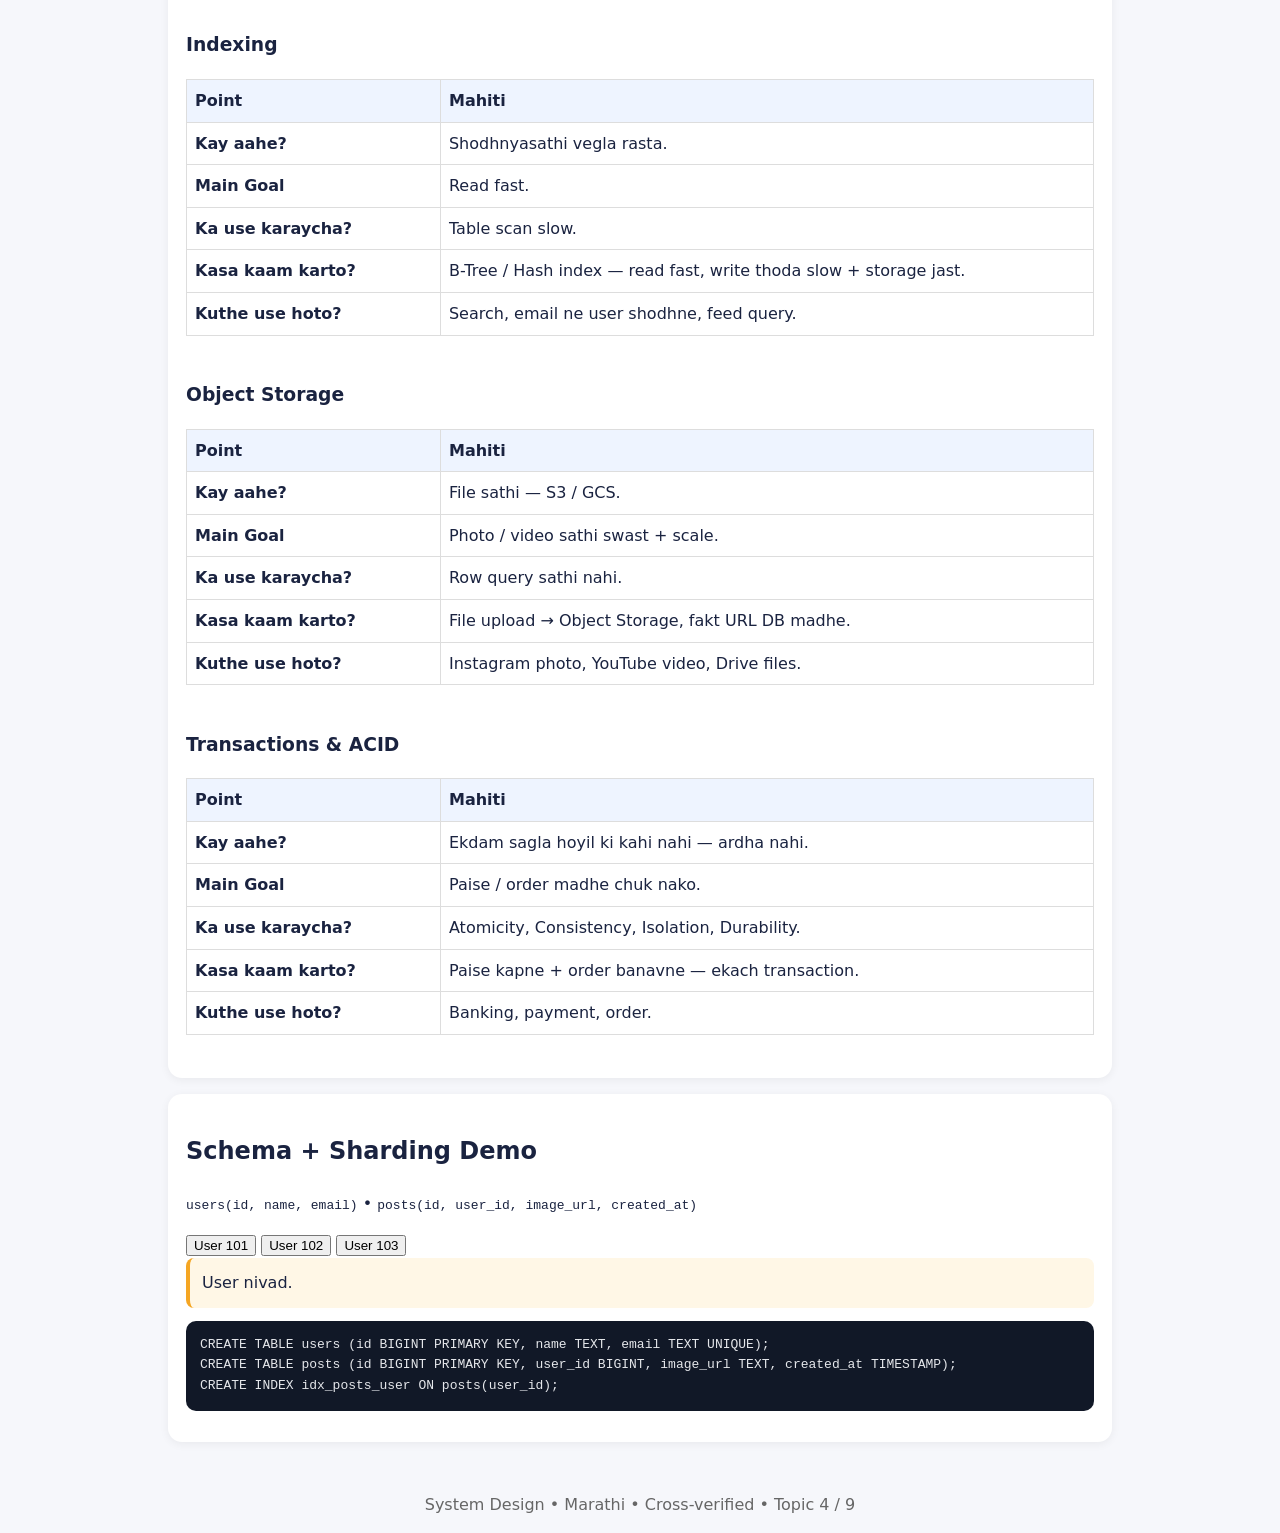
<file: topic-04.html>
<!DOCTYPE html><html lang="mr"><head><meta charset="utf-8"><meta name="viewport" content="width=device-width,initial-scale=1"><title>Storage & Databases</title><link rel="stylesheet" href="assets/style.css"></head>
<body><header><h1>Topic 4: Storage & Databases</h1><p>Data kuthe thevaycha, kasa shodhaycha</p><nav><a href="index.html">← Home</a> <a href='topic-03.html'>← Topic 3</a> <a href="topic-05.html">Next: Topic 5 →</a></nav></header><main><section class="card"><h2>Architecture Diagram — Click Karun Bagh</h2><div class="flow"><button onclick="showInfo('info','<b>App</b><br>Data pahije.')">App</button><span>→</span><button onclick="showInfo('info','<b>Index</b><br>Shodhnyacha rasta — pustakachi anukramanika sarkha.')">Index</button><span>→</span><button onclick="showInfo('info','<b>Primary DB</b><br>Write ithe — khara data.')">Primary DB</button><span>→</span><button onclick="showInfo('info','<b>Replicas</b><br>Read ithe — copy.')">Replicas</button><span>→</span><button onclick="showInfo('info','<b>Shards</b><br>Data tukdyat — pratyekakade thoda.')">Shards</button><span>→</span><button onclick="showInfo('info','<b>Object Storage</b><br>Photo / Video — S3 sarkha.')">Object Storage</button><span>→</span></div><div id="info" class="info">Khali box var click kar — tyachi mahiti ithe yeil.</div></section><section class="card"><h2>Pratyek Sub-Topic — 5 Points</h2><h3>SQL vs NoSQL</h3><table><tr><th style="width:28%">Point</th><th>Mahiti</th></tr><tr><td><b>Kay aahe?</b></td><td>SQL = table, join, ACID. NoSQL = flexible, scale-out.</td></tr><tr><td><b>Main Goal</b></td><td>Barobar DB nivadne.</td></tr><tr><td><b>Ka use karaycha?</b></td><td>Data cha prakar vegla asel tar DB vegla.</td></tr><tr><td><b>Kasa kaam karto?</b></td><td>Users/orders = SQL. Feed/messages = NoSQL.</td></tr><tr><td><b>Kuthe use hoto?</b></td><td>Users = PostgreSQL, Feed = Cassandra / DynamoDB.</td></tr></table><br><h3>Replication</h3><table><tr><th style="width:28%">Point</th><th>Mahiti</th></tr><tr><td><b>Kay aahe?</b></td><td>Data chi copy anek servers var.</td></tr><tr><td><b>Main Goal</b></td><td>Read scale + failover.</td></tr><tr><td><b>Ka use karaycha?</b></td><td>Ek server gela tar data jau naye.</td></tr><tr><td><b>Kasa kaam karto?</b></td><td>Primary var write, Replicas var read. Sync = slow pan safe, Async = fast pan thoda stale.</td></tr><tr><td><b>Kuthe use hoto?</b></td><td>Pratyek motha DB.</td></tr></table><br><h3>Sharding</h3><table><tr><th style="width:28%">Point</th><th>Mahiti</th></tr><tr><td><b>Kay aahe?</b></td><td>Motha table tukdyat vatne.</td></tr><tr><td><b>Main Goal</b></td><td>Write scale.</td></tr><tr><td><b>Ka use karaycha?</b></td><td>Ek DB la sagla jamnar nahi.</td></tr><tr><td><b>Kasa kaam karto?</b></td><td>Shard key: hash(user_id) % shards. Chukicha key = hot-spot.</td></tr><tr><td><b>Kuthe use hoto?</b></td><td>WhatsApp messages, Instagram posts.</td></tr></table><br><h3>Indexing</h3><table><tr><th style="width:28%">Point</th><th>Mahiti</th></tr><tr><td><b>Kay aahe?</b></td><td>Shodhnyasathi vegla rasta.</td></tr><tr><td><b>Main Goal</b></td><td>Read fast.</td></tr><tr><td><b>Ka use karaycha?</b></td><td>Table scan slow.</td></tr><tr><td><b>Kasa kaam karto?</b></td><td>B-Tree / Hash index — read fast, write thoda slow + storage jast.</td></tr><tr><td><b>Kuthe use hoto?</b></td><td>Search, email ne user shodhne, feed query.</td></tr></table><br><h3>Object Storage</h3><table><tr><th style="width:28%">Point</th><th>Mahiti</th></tr><tr><td><b>Kay aahe?</b></td><td>File sathi — S3 / GCS.</td></tr><tr><td><b>Main Goal</b></td><td>Photo / video sathi swast + scale.</td></tr><tr><td><b>Ka use karaycha?</b></td><td>Row query sathi nahi.</td></tr><tr><td><b>Kasa kaam karto?</b></td><td>File upload → Object Storage, fakt URL DB madhe.</td></tr><tr><td><b>Kuthe use hoto?</b></td><td>Instagram photo, YouTube video, Drive files.</td></tr></table><br><h3>Transactions & ACID</h3><table><tr><th style="width:28%">Point</th><th>Mahiti</th></tr><tr><td><b>Kay aahe?</b></td><td>Ekdam sagla hoyil ki kahi nahi — ardha nahi.</td></tr><tr><td><b>Main Goal</b></td><td>Paise / order madhe chuk nako.</td></tr><tr><td><b>Ka use karaycha?</b></td><td>Atomicity, Consistency, Isolation, Durability.</td></tr><tr><td><b>Kasa kaam karto?</b></td><td>Paise kapne + order banavne — ekach transaction.</td></tr><tr><td><b>Kuthe use hoto?</b></td><td>Banking, payment, order.</td></tr></table><br></section><section class="card"><h2>Schema + Sharding Demo</h2><p><code>users(id, name, email)</code> • <code>posts(id, user_id, image_url, created_at)</code></p><button onclick="showShard(101)">User 101</button> <button onclick="showShard(102)">User 102</button> <button onclick="showShard(103)">User 103</button><div id="shardOut" class="info">User nivad.</div><pre><code>CREATE TABLE users (id BIGINT PRIMARY KEY, name TEXT, email TEXT UNIQUE);
CREATE TABLE posts (id BIGINT PRIMARY KEY, user_id BIGINT, image_url TEXT, created_at TIMESTAMP);
CREATE INDEX idx_posts_user ON posts(user_id);</code></pre></section></main><footer style="text-align:center;padding:16px;color:#666">System Design • Marathi • Cross-verified • Topic 4 / 9</footer><script src="assets/app.js"></script></body></html>
</file>
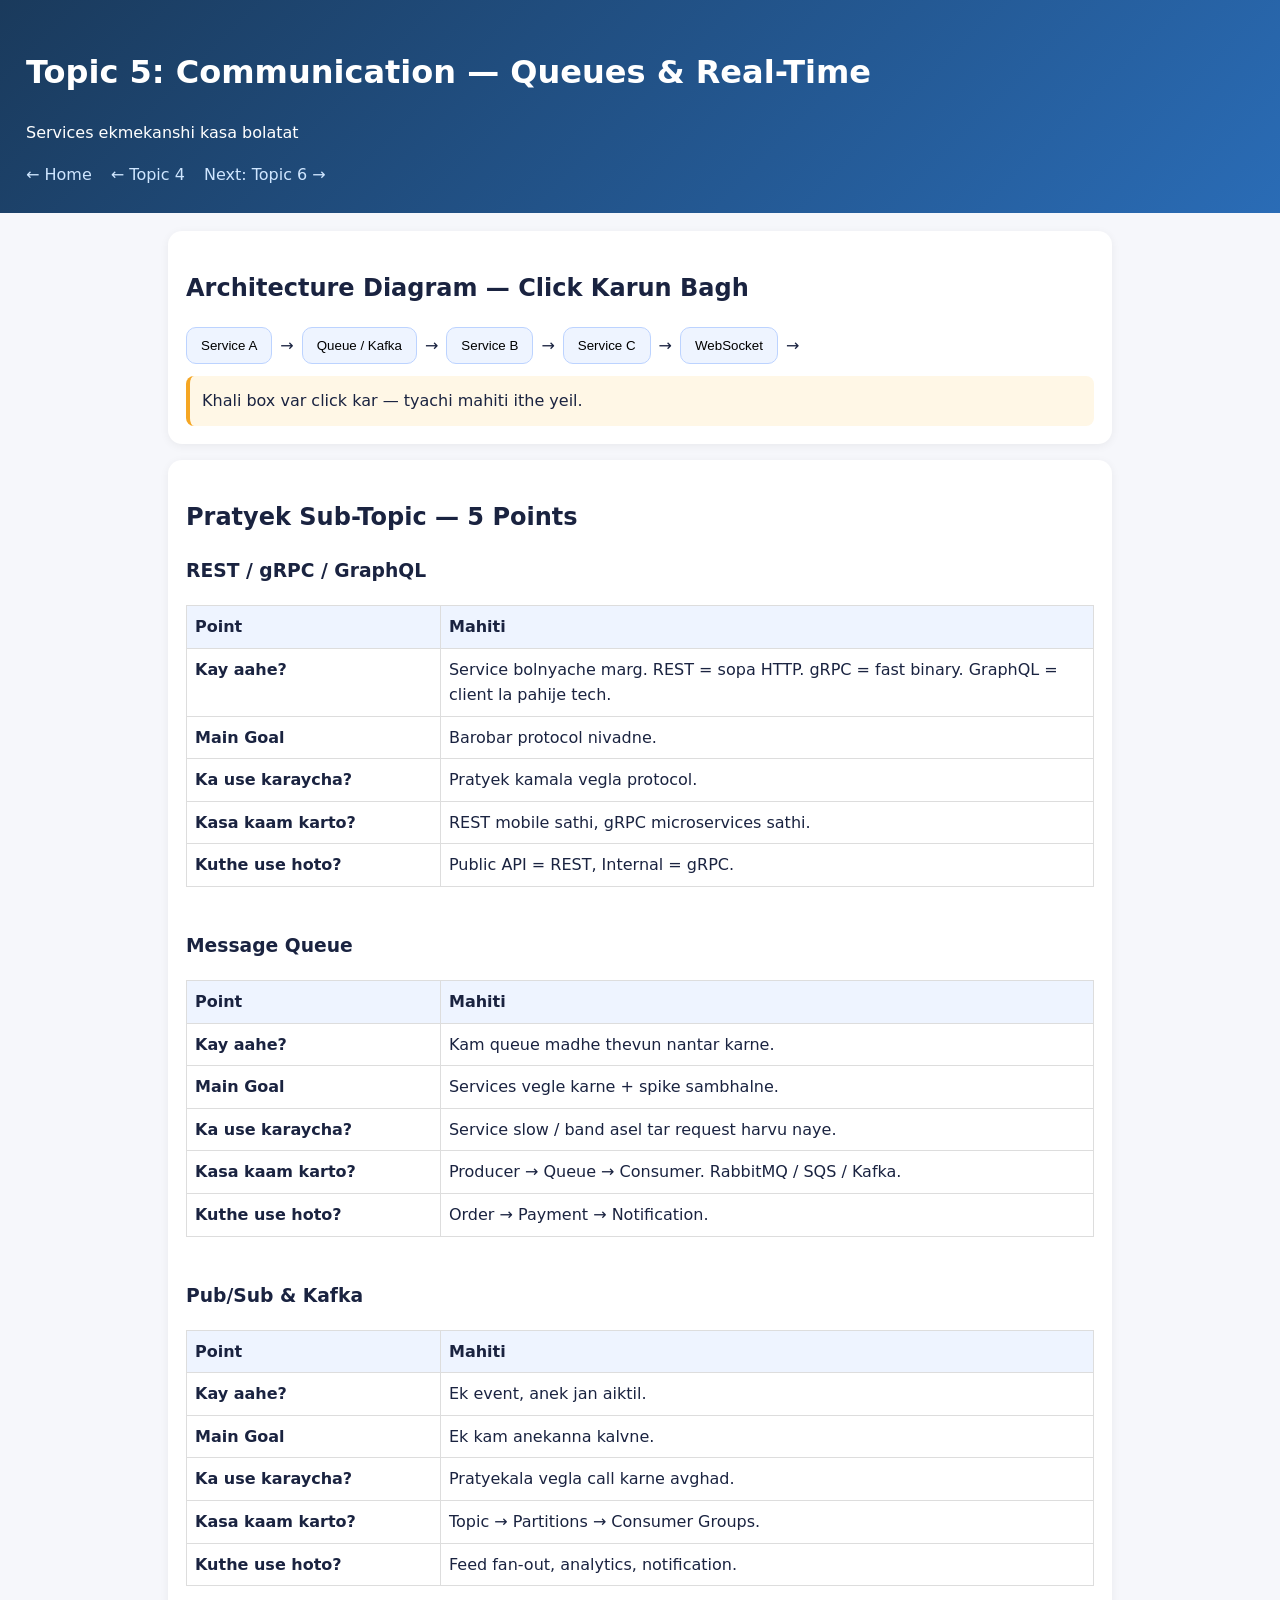
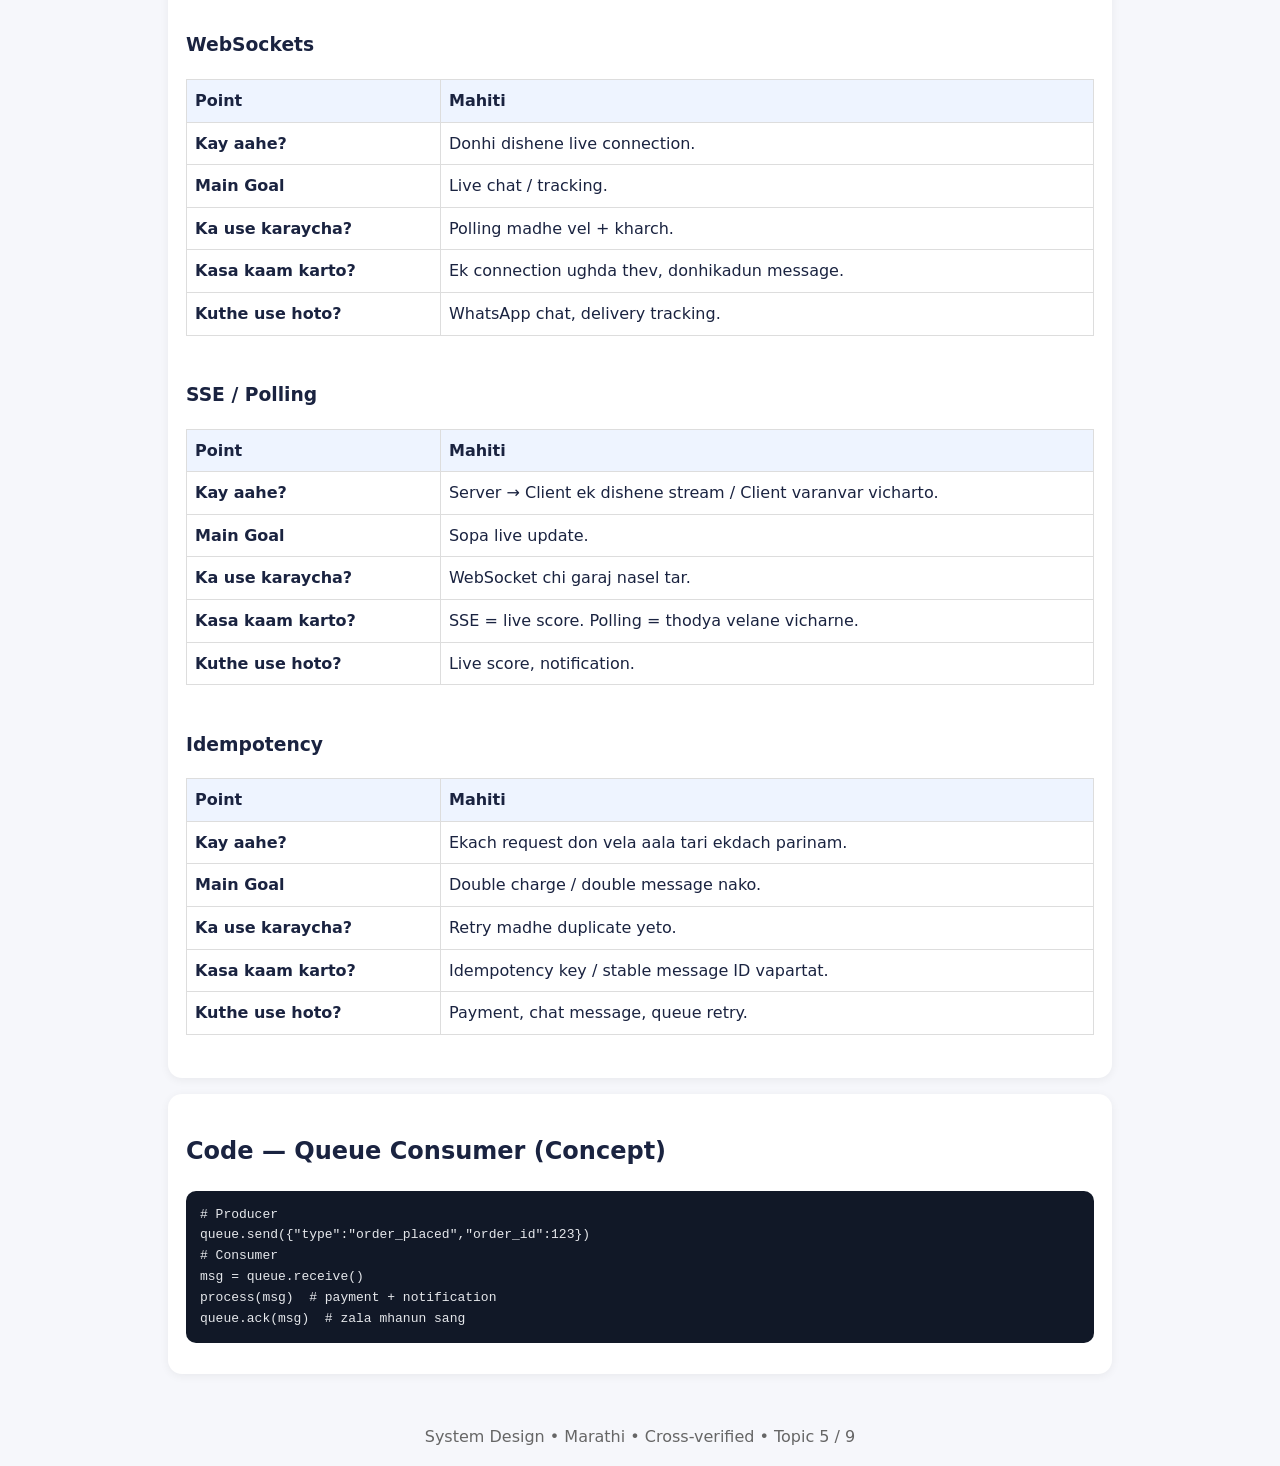
<file: topic-05.html>
<!DOCTYPE html><html lang="mr"><head><meta charset="utf-8"><meta name="viewport" content="width=device-width,initial-scale=1"><title>Communication — Queues & Real-Time</title><link rel="stylesheet" href="assets/style.css"></head>
<body><header><h1>Topic 5: Communication — Queues & Real-Time</h1><p>Services ekmekanshi kasa bolatat</p><nav><a href="index.html">← Home</a> <a href='topic-04.html'>← Topic 4</a> <a href="topic-06.html">Next: Topic 6 →</a></nav></header><main><section class="card"><h2>Architecture Diagram — Click Karun Bagh</h2><div class="flow"><button onclick="showInfo('info','<b>Service A</b><br>Order ghetla.')">Service A</button><span>→</span><button onclick="showInfo('info','<b>Queue / Kafka</b><br>Kam pending thevto — spike sambhalto.')">Queue / Kafka</button><span>→</span><button onclick="showInfo('info','<b>Service B</b><br>Payment karto.')">Service B</button><span>→</span><button onclick="showInfo('info','<b>Service C</b><br>Notification pathavto.')">Service C</button><span>→</span><button onclick="showInfo('info','<b>WebSocket</b><br>User la live update.')">WebSocket</button><span>→</span></div><div id="info" class="info">Khali box var click kar — tyachi mahiti ithe yeil.</div></section><section class="card"><h2>Pratyek Sub-Topic — 5 Points</h2><h3>REST / gRPC / GraphQL</h3><table><tr><th style="width:28%">Point</th><th>Mahiti</th></tr><tr><td><b>Kay aahe?</b></td><td>Service bolnyache marg. REST = sopa HTTP. gRPC = fast binary. GraphQL = client la pahije tech.</td></tr><tr><td><b>Main Goal</b></td><td>Barobar protocol nivadne.</td></tr><tr><td><b>Ka use karaycha?</b></td><td>Pratyek kamala vegla protocol.</td></tr><tr><td><b>Kasa kaam karto?</b></td><td>REST mobile sathi, gRPC microservices sathi.</td></tr><tr><td><b>Kuthe use hoto?</b></td><td>Public API = REST, Internal = gRPC.</td></tr></table><br><h3>Message Queue</h3><table><tr><th style="width:28%">Point</th><th>Mahiti</th></tr><tr><td><b>Kay aahe?</b></td><td>Kam queue madhe thevun nantar karne.</td></tr><tr><td><b>Main Goal</b></td><td>Services vegle karne + spike sambhalne.</td></tr><tr><td><b>Ka use karaycha?</b></td><td>Service slow / band asel tar request harvu naye.</td></tr><tr><td><b>Kasa kaam karto?</b></td><td>Producer → Queue → Consumer. RabbitMQ / SQS / Kafka.</td></tr><tr><td><b>Kuthe use hoto?</b></td><td>Order → Payment → Notification.</td></tr></table><br><h3>Pub/Sub & Kafka</h3><table><tr><th style="width:28%">Point</th><th>Mahiti</th></tr><tr><td><b>Kay aahe?</b></td><td>Ek event, anek jan aiktil.</td></tr><tr><td><b>Main Goal</b></td><td>Ek kam anekanna kalvne.</td></tr><tr><td><b>Ka use karaycha?</b></td><td>Pratyekala vegla call karne avghad.</td></tr><tr><td><b>Kasa kaam karto?</b></td><td>Topic → Partitions → Consumer Groups.</td></tr><tr><td><b>Kuthe use hoto?</b></td><td>Feed fan-out, analytics, notification.</td></tr></table><br><h3>WebSockets</h3><table><tr><th style="width:28%">Point</th><th>Mahiti</th></tr><tr><td><b>Kay aahe?</b></td><td>Donhi dishene live connection.</td></tr><tr><td><b>Main Goal</b></td><td>Live chat / tracking.</td></tr><tr><td><b>Ka use karaycha?</b></td><td>Polling madhe vel + kharch.</td></tr><tr><td><b>Kasa kaam karto?</b></td><td>Ek connection ughda thev, donhikadun message.</td></tr><tr><td><b>Kuthe use hoto?</b></td><td>WhatsApp chat, delivery tracking.</td></tr></table><br><h3>SSE / Polling</h3><table><tr><th style="width:28%">Point</th><th>Mahiti</th></tr><tr><td><b>Kay aahe?</b></td><td>Server → Client ek dishene stream / Client varanvar vicharto.</td></tr><tr><td><b>Main Goal</b></td><td>Sopa live update.</td></tr><tr><td><b>Ka use karaycha?</b></td><td>WebSocket chi garaj nasel tar.</td></tr><tr><td><b>Kasa kaam karto?</b></td><td>SSE = live score. Polling = thodya velane vicharne.</td></tr><tr><td><b>Kuthe use hoto?</b></td><td>Live score, notification.</td></tr></table><br><h3>Idempotency</h3><table><tr><th style="width:28%">Point</th><th>Mahiti</th></tr><tr><td><b>Kay aahe?</b></td><td>Ekach request don vela aala tari ekdach parinam.</td></tr><tr><td><b>Main Goal</b></td><td>Double charge / double message nako.</td></tr><tr><td><b>Ka use karaycha?</b></td><td>Retry madhe duplicate yeto.</td></tr><tr><td><b>Kasa kaam karto?</b></td><td>Idempotency key / stable message ID vapartat.</td></tr><tr><td><b>Kuthe use hoto?</b></td><td>Payment, chat message, queue retry.</td></tr></table><br></section><section class="card"><h2>Code — Queue Consumer (Concept)</h2><pre><code># Producer
queue.send({"type":"order_placed","order_id":123})
# Consumer
msg = queue.receive()
process(msg)  # payment + notification
queue.ack(msg)  # zala mhanun sang</code></pre></section></main><footer style="text-align:center;padding:16px;color:#666">System Design • Marathi • Cross-verified • Topic 5 / 9</footer><script src="assets/app.js"></script></body></html>
</file>
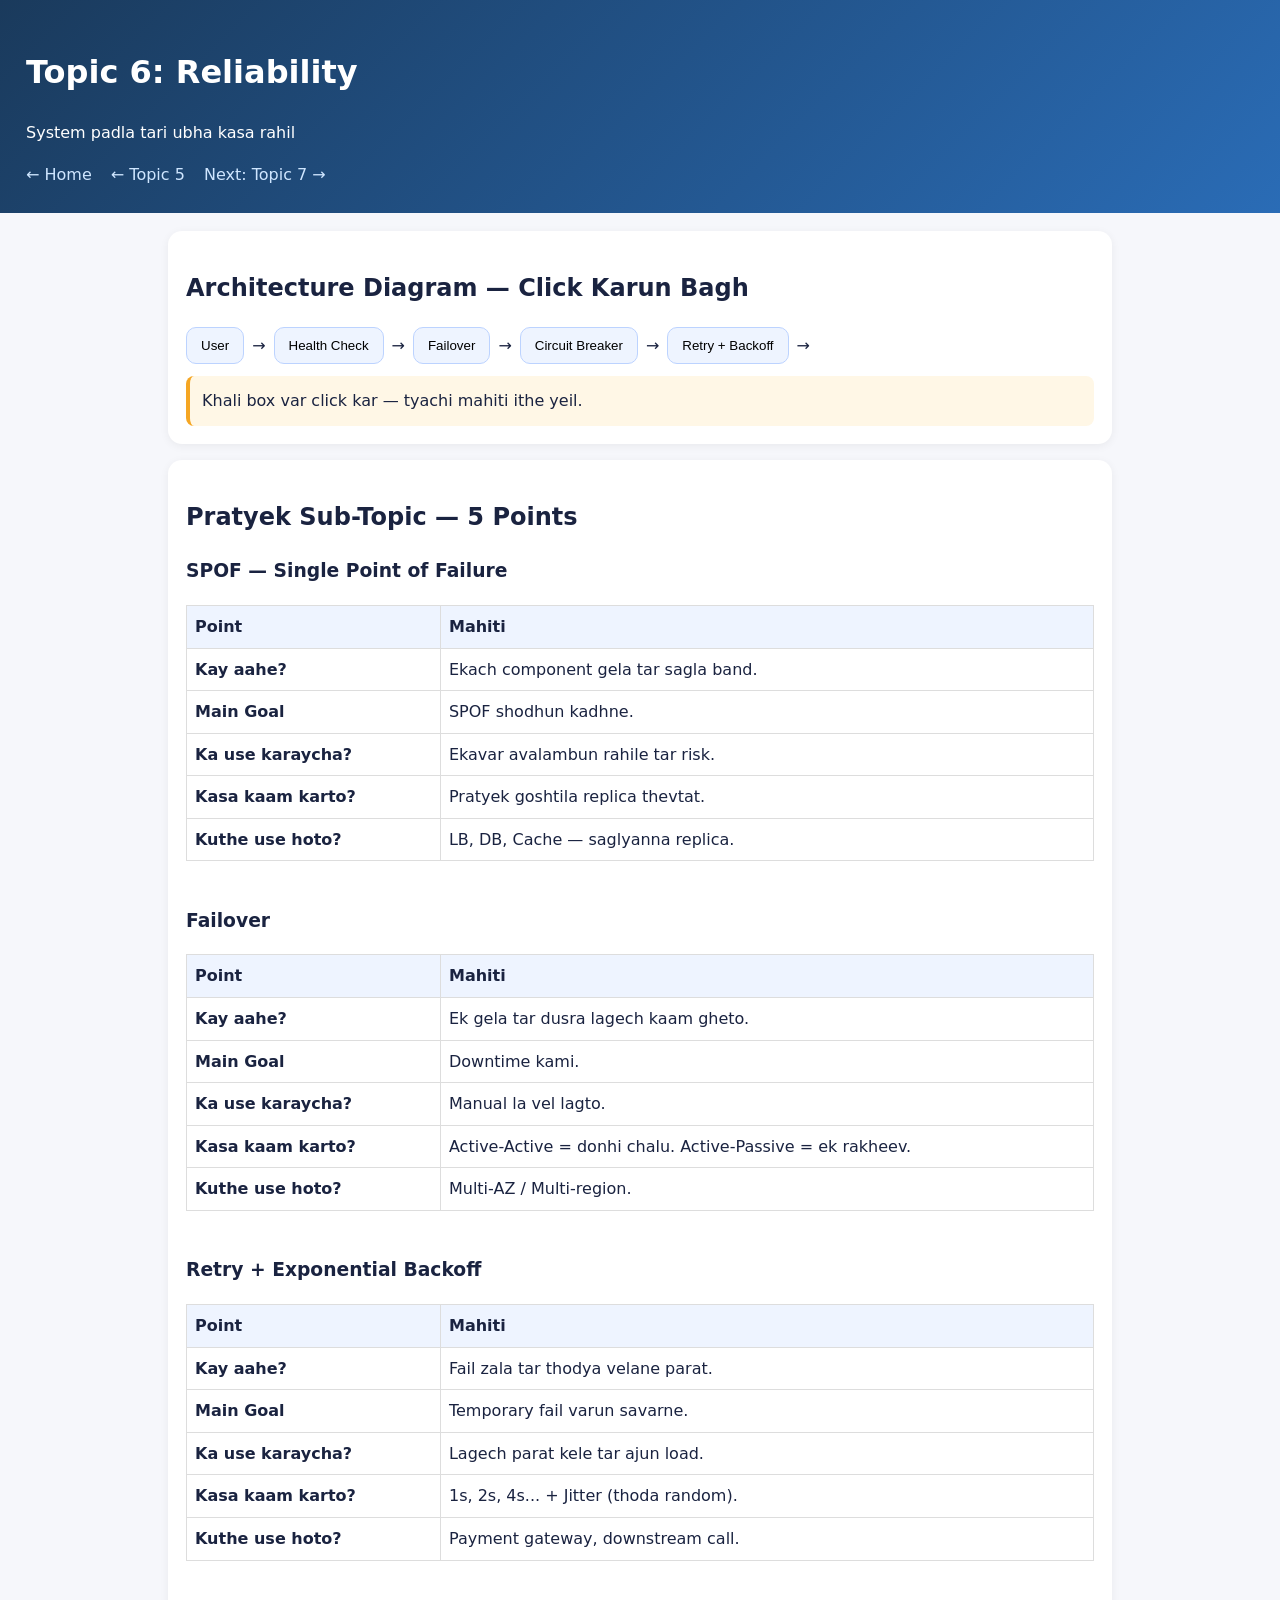
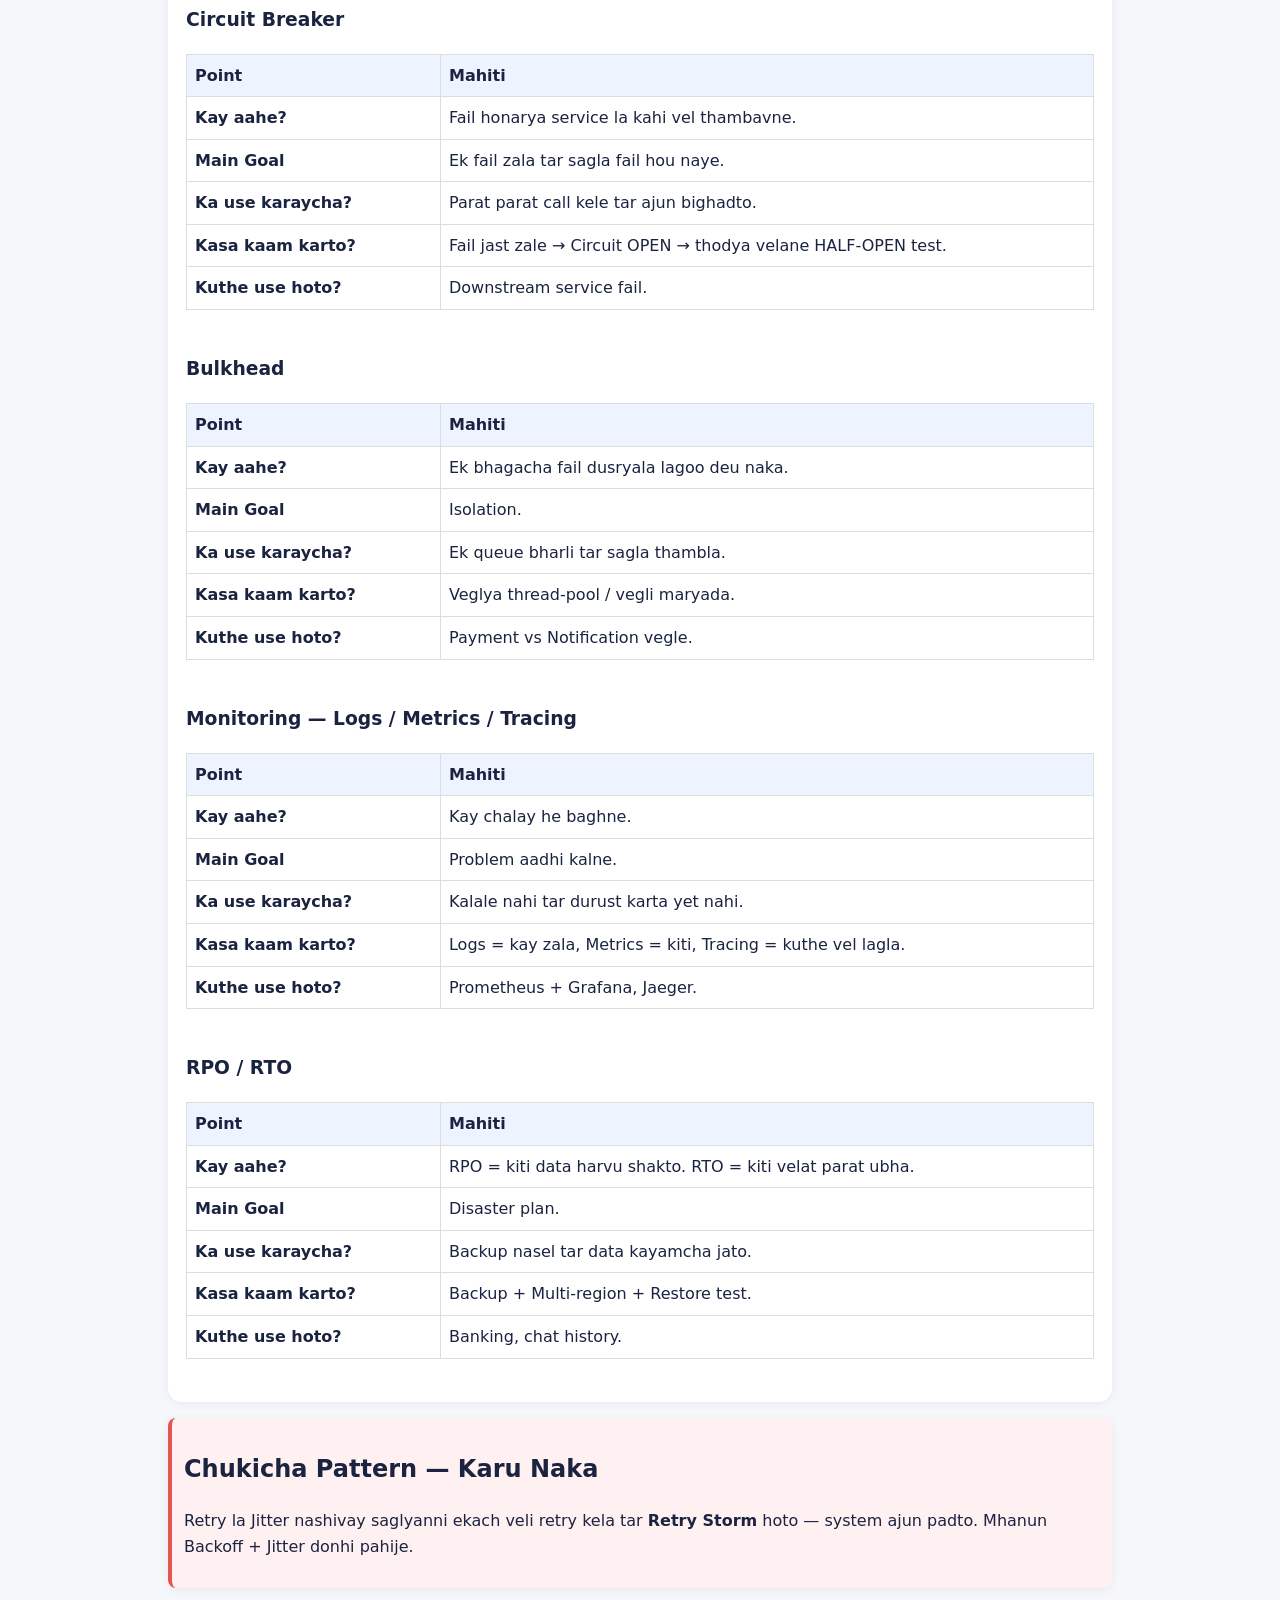
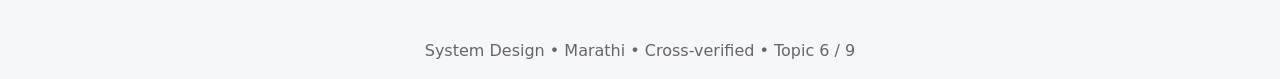
<file: topic-06.html>
<!DOCTYPE html><html lang="mr"><head><meta charset="utf-8"><meta name="viewport" content="width=device-width,initial-scale=1"><title>Reliability</title><link rel="stylesheet" href="assets/style.css"></head>
<body><header><h1>Topic 6: Reliability</h1><p>System padla tari ubha kasa rahil</p><nav><a href="index.html">← Home</a> <a href='topic-05.html'>← Topic 5</a> <a href="topic-07.html">Next: Topic 7 →</a></nav></header><main><section class="card"><h2>Architecture Diagram — Click Karun Bagh</h2><div class="flow"><button onclick="showInfo('info','<b>User</b><br>Request.')">User</button><span>→</span><button onclick="showInfo('info','<b>Health Check</b><br>Server jivant aahe ka?')">Health Check</button><span>→</span><button onclick="showInfo('info','<b>Failover</b><br>Gela tar dusryakade.')">Failover</button><span>→</span><button onclick="showInfo('info','<b>Circuit Breaker</b><br>Fail honarya service la thambav.')">Circuit Breaker</button><span>→</span><button onclick="showInfo('info','<b>Retry + Backoff</b><br>Thodya velane parat prayatna.')">Retry + Backoff</button><span>→</span></div><div id="info" class="info">Khali box var click kar — tyachi mahiti ithe yeil.</div></section><section class="card"><h2>Pratyek Sub-Topic — 5 Points</h2><h3>SPOF — Single Point of Failure</h3><table><tr><th style="width:28%">Point</th><th>Mahiti</th></tr><tr><td><b>Kay aahe?</b></td><td>Ekach component gela tar sagla band.</td></tr><tr><td><b>Main Goal</b></td><td>SPOF shodhun kadhne.</td></tr><tr><td><b>Ka use karaycha?</b></td><td>Ekavar avalambun rahile tar risk.</td></tr><tr><td><b>Kasa kaam karto?</b></td><td>Pratyek goshtila replica thevtat.</td></tr><tr><td><b>Kuthe use hoto?</b></td><td>LB, DB, Cache — saglyanna replica.</td></tr></table><br><h3>Failover</h3><table><tr><th style="width:28%">Point</th><th>Mahiti</th></tr><tr><td><b>Kay aahe?</b></td><td>Ek gela tar dusra lagech kaam gheto.</td></tr><tr><td><b>Main Goal</b></td><td>Downtime kami.</td></tr><tr><td><b>Ka use karaycha?</b></td><td>Manual la vel lagto.</td></tr><tr><td><b>Kasa kaam karto?</b></td><td>Active-Active = donhi chalu. Active-Passive = ek rakheev.</td></tr><tr><td><b>Kuthe use hoto?</b></td><td>Multi-AZ / Multi-region.</td></tr></table><br><h3>Retry + Exponential Backoff</h3><table><tr><th style="width:28%">Point</th><th>Mahiti</th></tr><tr><td><b>Kay aahe?</b></td><td>Fail zala tar thodya velane parat.</td></tr><tr><td><b>Main Goal</b></td><td>Temporary fail varun savarne.</td></tr><tr><td><b>Ka use karaycha?</b></td><td>Lagech parat kele tar ajun load.</td></tr><tr><td><b>Kasa kaam karto?</b></td><td>1s, 2s, 4s... + Jitter (thoda random).</td></tr><tr><td><b>Kuthe use hoto?</b></td><td>Payment gateway, downstream call.</td></tr></table><br><h3>Circuit Breaker</h3><table><tr><th style="width:28%">Point</th><th>Mahiti</th></tr><tr><td><b>Kay aahe?</b></td><td>Fail honarya service la kahi vel thambavne.</td></tr><tr><td><b>Main Goal</b></td><td>Ek fail zala tar sagla fail hou naye.</td></tr><tr><td><b>Ka use karaycha?</b></td><td>Parat parat call kele tar ajun bighadto.</td></tr><tr><td><b>Kasa kaam karto?</b></td><td>Fail jast zale → Circuit OPEN → thodya velane HALF-OPEN test.</td></tr><tr><td><b>Kuthe use hoto?</b></td><td>Downstream service fail.</td></tr></table><br><h3>Bulkhead</h3><table><tr><th style="width:28%">Point</th><th>Mahiti</th></tr><tr><td><b>Kay aahe?</b></td><td>Ek bhagacha fail dusryala lagoo deu naka.</td></tr><tr><td><b>Main Goal</b></td><td>Isolation.</td></tr><tr><td><b>Ka use karaycha?</b></td><td>Ek queue bharli tar sagla thambla.</td></tr><tr><td><b>Kasa kaam karto?</b></td><td>Veglya thread-pool / vegli maryada.</td></tr><tr><td><b>Kuthe use hoto?</b></td><td>Payment vs Notification vegle.</td></tr></table><br><h3>Monitoring — Logs / Metrics / Tracing</h3><table><tr><th style="width:28%">Point</th><th>Mahiti</th></tr><tr><td><b>Kay aahe?</b></td><td>Kay chalay he baghne.</td></tr><tr><td><b>Main Goal</b></td><td>Problem aadhi kalne.</td></tr><tr><td><b>Ka use karaycha?</b></td><td>Kalale nahi tar durust karta yet nahi.</td></tr><tr><td><b>Kasa kaam karto?</b></td><td>Logs = kay zala, Metrics = kiti, Tracing = kuthe vel lagla.</td></tr><tr><td><b>Kuthe use hoto?</b></td><td>Prometheus + Grafana, Jaeger.</td></tr></table><br><h3>RPO / RTO</h3><table><tr><th style="width:28%">Point</th><th>Mahiti</th></tr><tr><td><b>Kay aahe?</b></td><td>RPO = kiti data harvu shakto. RTO = kiti velat parat ubha.</td></tr><tr><td><b>Main Goal</b></td><td>Disaster plan.</td></tr><tr><td><b>Ka use karaycha?</b></td><td>Backup nasel tar data kayamcha jato.</td></tr><tr><td><b>Kasa kaam karto?</b></td><td>Backup + Multi-region + Restore test.</td></tr><tr><td><b>Kuthe use hoto?</b></td><td>Banking, chat history.</td></tr></table><br></section><section class="card warn"><h2>Chukicha Pattern — Karu Naka</h2><p>Retry la Jitter nashivay saglyanni ekach veli retry kela tar <b>Retry Storm</b> hoto — system ajun padto. Mhanun Backoff + Jitter donhi pahije.</p></section></main><footer style="text-align:center;padding:16px;color:#666">System Design • Marathi • Cross-verified • Topic 6 / 9</footer><script src="assets/app.js"></script></body></html>
</file>
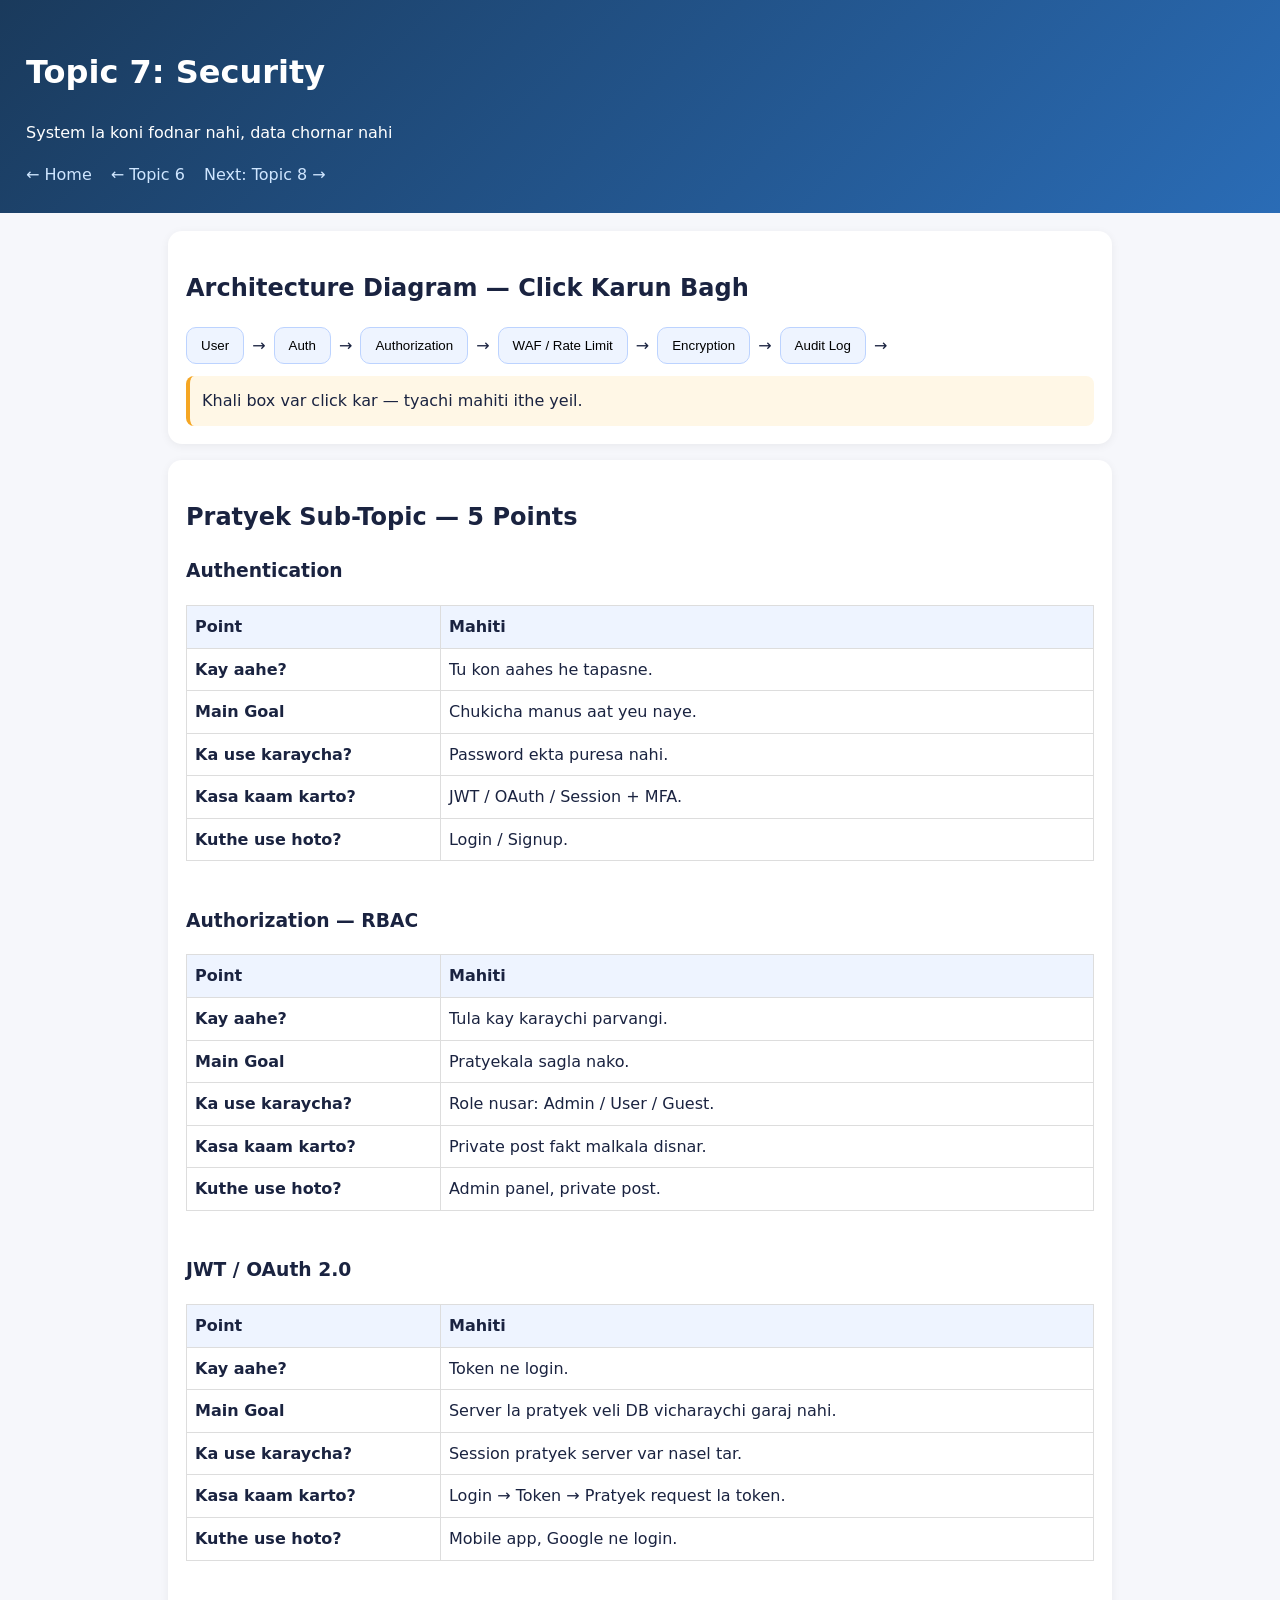
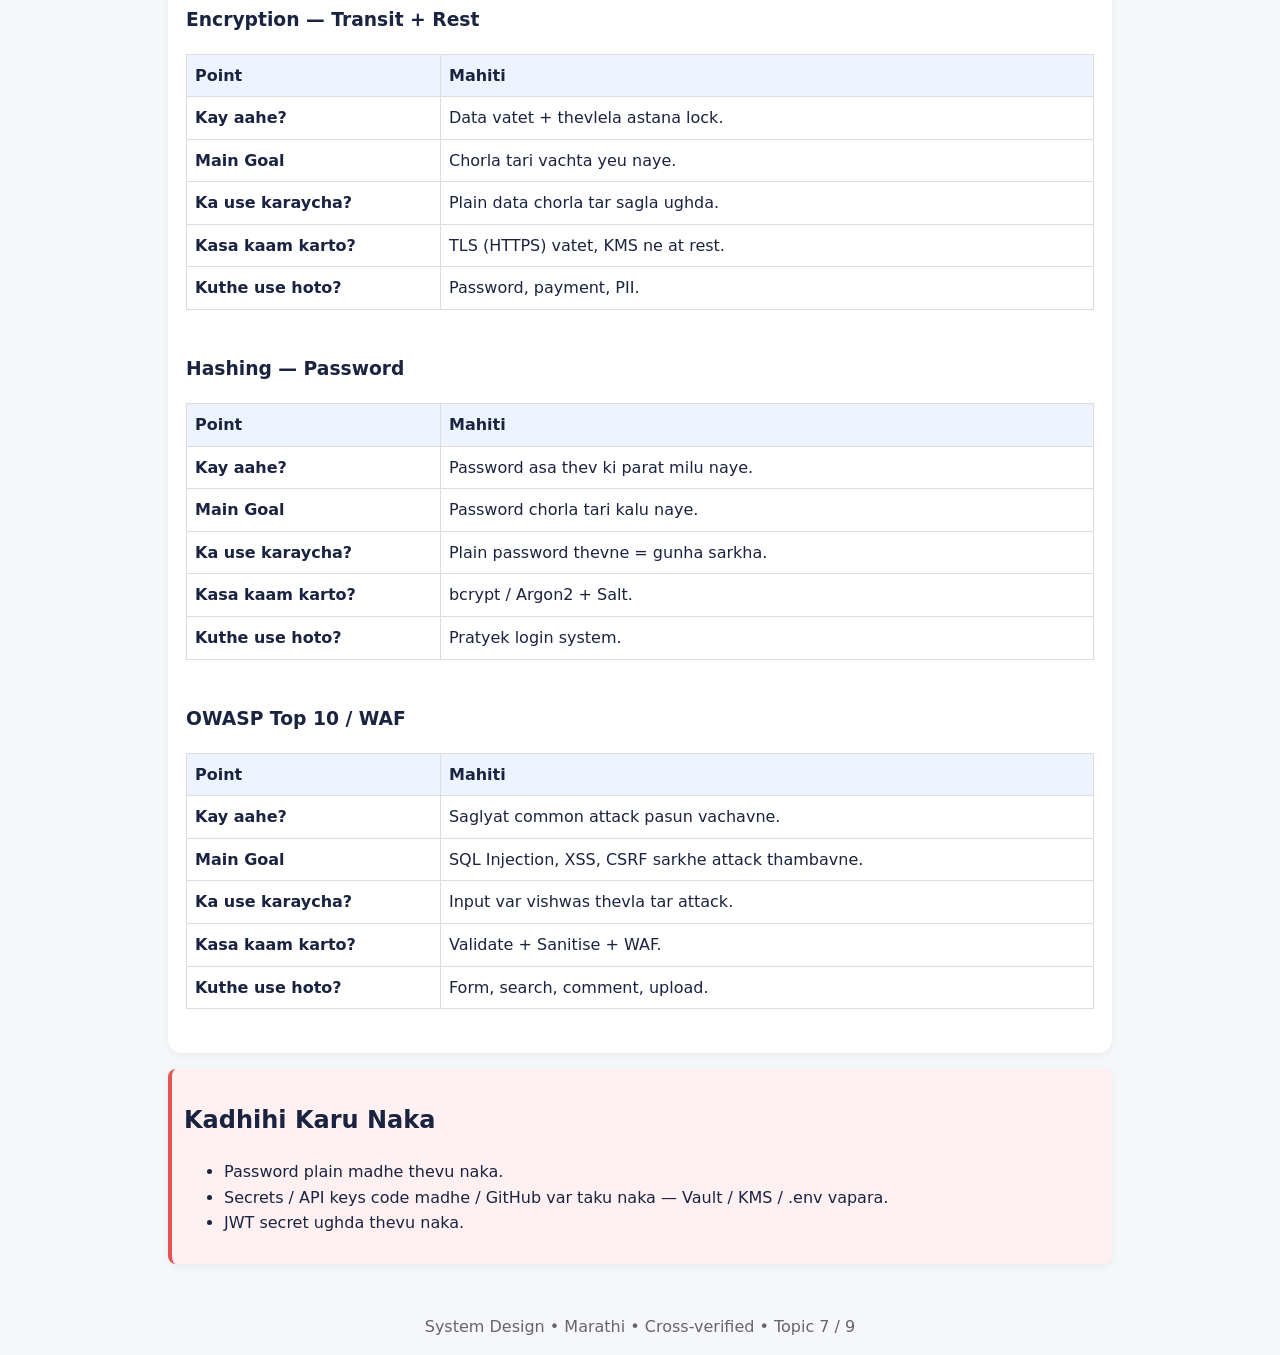
<file: topic-07.html>
<!DOCTYPE html><html lang="mr"><head><meta charset="utf-8"><meta name="viewport" content="width=device-width,initial-scale=1"><title>Security</title><link rel="stylesheet" href="assets/style.css"></head>
<body><header><h1>Topic 7: Security</h1><p>System la koni fodnar nahi, data chornar nahi</p><nav><a href="index.html">← Home</a> <a href='topic-06.html'>← Topic 6</a> <a href="topic-08.html">Next: Topic 8 →</a></nav></header><main><section class="card"><h2>Architecture Diagram — Click Karun Bagh</h2><div class="flow"><button onclick="showInfo('info','<b>User</b><br>Login karto.')">User</button><span>→</span><button onclick="showInfo('info','<b>Auth</b><br>Tu kon? — JWT / OAuth.')">Auth</button><span>→</span><button onclick="showInfo('info','<b>Authorization</b><br>Tula kay karaychi parvangi? — RBAC.')">Authorization</button><span>→</span><button onclick="showInfo('info','<b>WAF / Rate Limit</b><br>Attack / Bot thambav.')">WAF / Rate Limit</button><span>→</span><button onclick="showInfo('info','<b>Encryption</b><br>Data lock — TLS + At Rest.')">Encryption</button><span>→</span><button onclick="showInfo('info','<b>Audit Log</b><br>Koni kay kela — nond.')">Audit Log</button><span>→</span></div><div id="info" class="info">Khali box var click kar — tyachi mahiti ithe yeil.</div></section><section class="card"><h2>Pratyek Sub-Topic — 5 Points</h2><h3>Authentication</h3><table><tr><th style="width:28%">Point</th><th>Mahiti</th></tr><tr><td><b>Kay aahe?</b></td><td>Tu kon aahes he tapasne.</td></tr><tr><td><b>Main Goal</b></td><td>Chukicha manus aat yeu naye.</td></tr><tr><td><b>Ka use karaycha?</b></td><td>Password ekta puresa nahi.</td></tr><tr><td><b>Kasa kaam karto?</b></td><td>JWT / OAuth / Session + MFA.</td></tr><tr><td><b>Kuthe use hoto?</b></td><td>Login / Signup.</td></tr></table><br><h3>Authorization — RBAC</h3><table><tr><th style="width:28%">Point</th><th>Mahiti</th></tr><tr><td><b>Kay aahe?</b></td><td>Tula kay karaychi parvangi.</td></tr><tr><td><b>Main Goal</b></td><td>Pratyekala sagla nako.</td></tr><tr><td><b>Ka use karaycha?</b></td><td>Role nusar: Admin / User / Guest.</td></tr><tr><td><b>Kasa kaam karto?</b></td><td>Private post fakt malkala disnar.</td></tr><tr><td><b>Kuthe use hoto?</b></td><td>Admin panel, private post.</td></tr></table><br><h3>JWT / OAuth 2.0</h3><table><tr><th style="width:28%">Point</th><th>Mahiti</th></tr><tr><td><b>Kay aahe?</b></td><td>Token ne login.</td></tr><tr><td><b>Main Goal</b></td><td>Server la pratyek veli DB vicharaychi garaj nahi.</td></tr><tr><td><b>Ka use karaycha?</b></td><td>Session pratyek server var nasel tar.</td></tr><tr><td><b>Kasa kaam karto?</b></td><td>Login → Token → Pratyek request la token.</td></tr><tr><td><b>Kuthe use hoto?</b></td><td>Mobile app, Google ne login.</td></tr></table><br><h3>Encryption — Transit + Rest</h3><table><tr><th style="width:28%">Point</th><th>Mahiti</th></tr><tr><td><b>Kay aahe?</b></td><td>Data vatet + thevlela astana lock.</td></tr><tr><td><b>Main Goal</b></td><td>Chorla tari vachta yeu naye.</td></tr><tr><td><b>Ka use karaycha?</b></td><td>Plain data chorla tar sagla ughda.</td></tr><tr><td><b>Kasa kaam karto?</b></td><td>TLS (HTTPS) vatet, KMS ne at rest.</td></tr><tr><td><b>Kuthe use hoto?</b></td><td>Password, payment, PII.</td></tr></table><br><h3>Hashing — Password</h3><table><tr><th style="width:28%">Point</th><th>Mahiti</th></tr><tr><td><b>Kay aahe?</b></td><td>Password asa thev ki parat milu naye.</td></tr><tr><td><b>Main Goal</b></td><td>Password chorla tari kalu naye.</td></tr><tr><td><b>Ka use karaycha?</b></td><td>Plain password thevne = gunha sarkha.</td></tr><tr><td><b>Kasa kaam karto?</b></td><td>bcrypt / Argon2 + Salt.</td></tr><tr><td><b>Kuthe use hoto?</b></td><td>Pratyek login system.</td></tr></table><br><h3>OWASP Top 10 / WAF</h3><table><tr><th style="width:28%">Point</th><th>Mahiti</th></tr><tr><td><b>Kay aahe?</b></td><td>Saglyat common attack pasun vachavne.</td></tr><tr><td><b>Main Goal</b></td><td>SQL Injection, XSS, CSRF sarkhe attack thambavne.</td></tr><tr><td><b>Ka use karaycha?</b></td><td>Input var vishwas thevla tar attack.</td></tr><tr><td><b>Kasa kaam karto?</b></td><td>Validate + Sanitise + WAF.</td></tr><tr><td><b>Kuthe use hoto?</b></td><td>Form, search, comment, upload.</td></tr></table><br></section><section class="card warn"><h2>Kadhihi Karu Naka</h2><ul><li>Password plain madhe thevu naka.</li><li>Secrets / API keys code madhe / GitHub var taku naka — Vault / KMS / .env vapara.</li><li>JWT secret ughda thevu naka.</li></ul></section></main><footer style="text-align:center;padding:16px;color:#666">System Design • Marathi • Cross-verified • Topic 7 / 9</footer><script src="assets/app.js"></script></body></html>
</file>
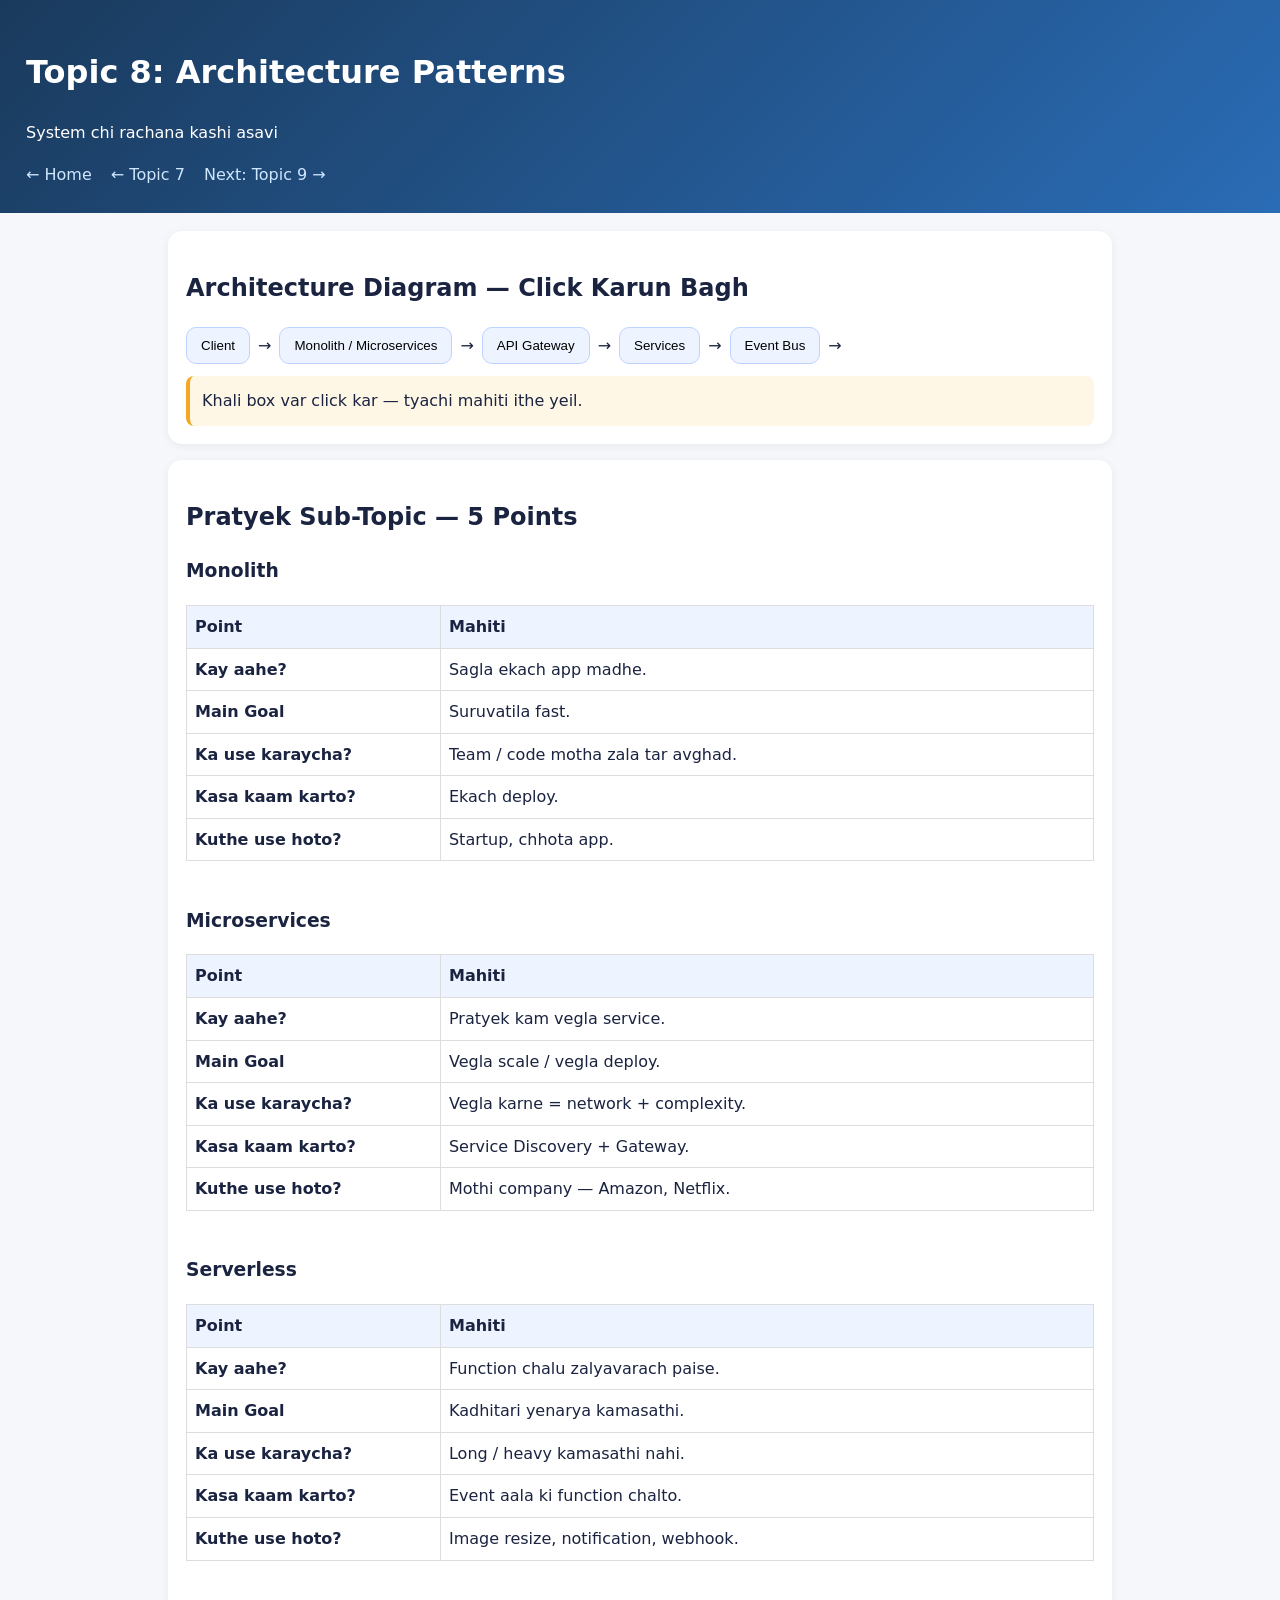
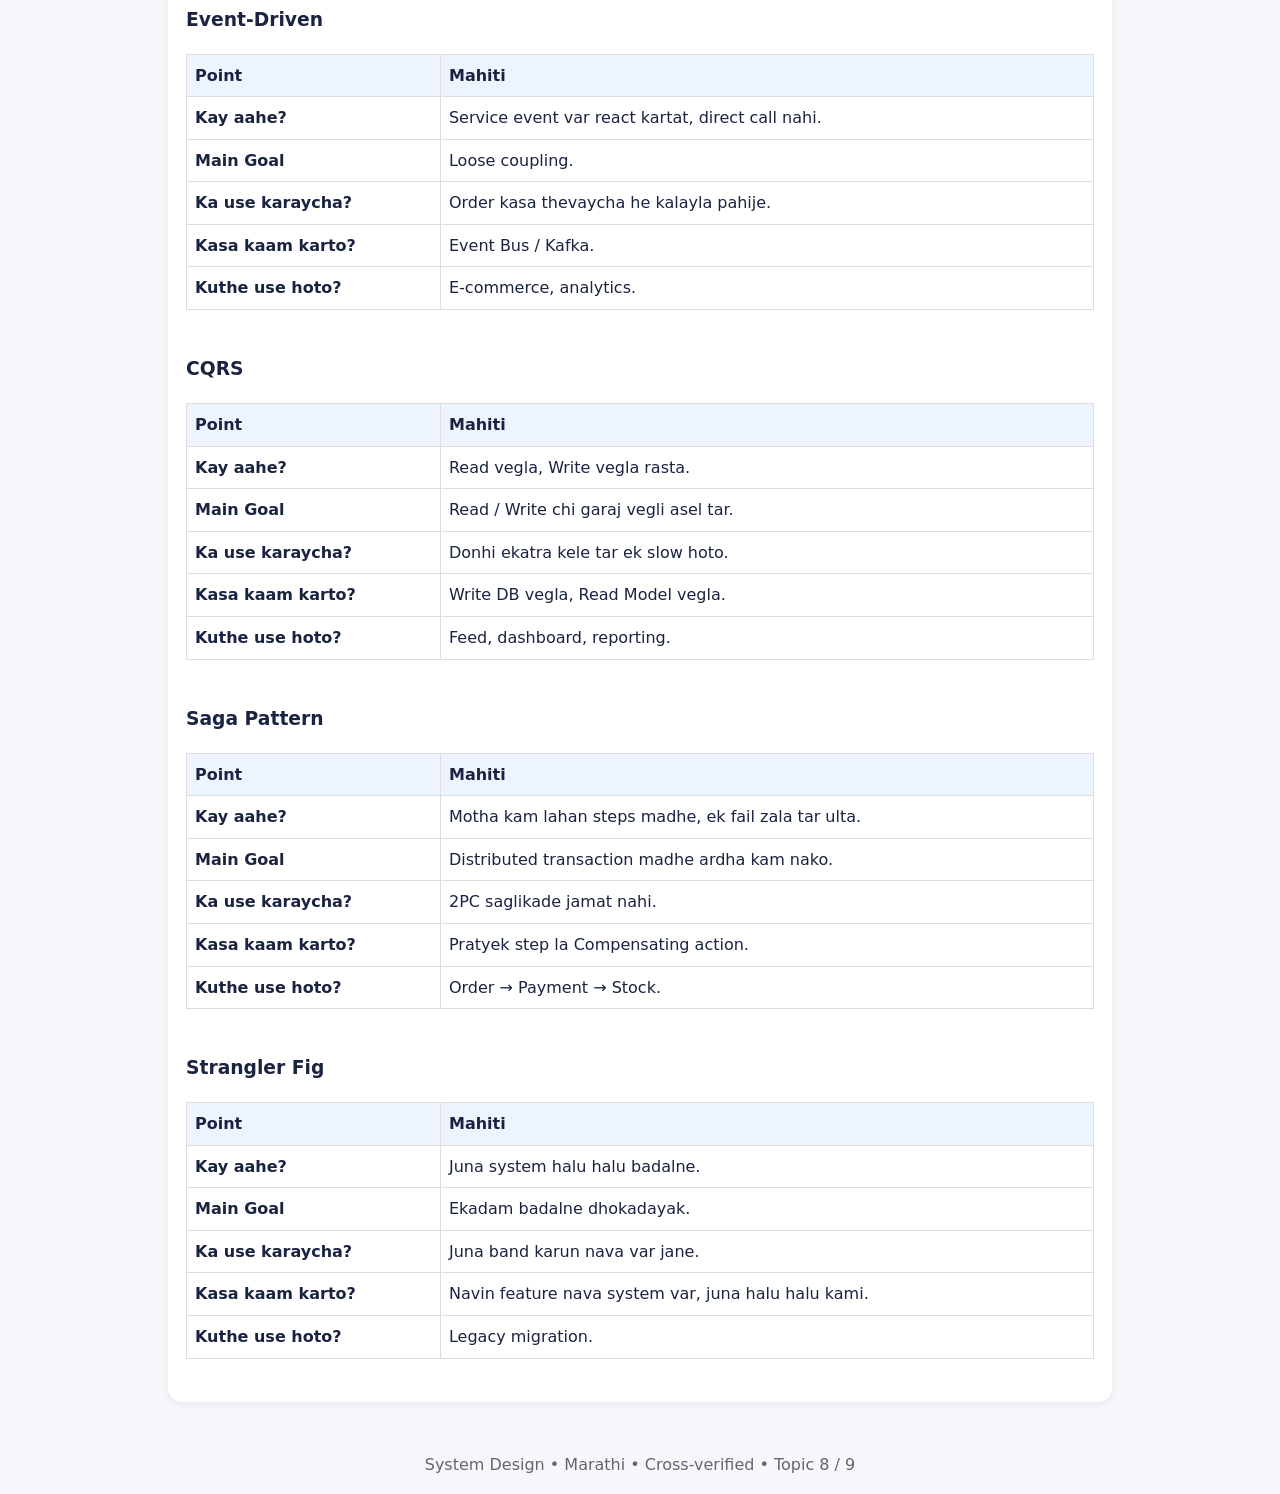
<file: topic-08.html>
<!DOCTYPE html><html lang="mr"><head><meta charset="utf-8"><meta name="viewport" content="width=device-width,initial-scale=1"><title>Architecture Patterns</title><link rel="stylesheet" href="assets/style.css"></head>
<body><header><h1>Topic 8: Architecture Patterns</h1><p>System chi rachana kashi asavi</p><nav><a href="index.html">← Home</a> <a href='topic-07.html'>← Topic 7</a> <a href="topic-09.html">Next: Topic 9 →</a></nav></header><main><section class="card"><h2>Architecture Diagram — Click Karun Bagh</h2><div class="flow"><button onclick="showInfo('info','<b>Client</b><br>User.')">Client</button><span>→</span><button onclick="showInfo('info','<b>Monolith / Microservices</b><br>Rachana nivad.')">Monolith / Microservices</button><span>→</span><button onclick="showInfo('info','<b>API Gateway</b><br>Entry.')">API Gateway</button><span>→</span><button onclick="showInfo('info','<b>Services</b><br>Vegvegli kama.')">Services</button><span>→</span><button onclick="showInfo('info','<b>Event Bus</b><br>Event ne bolne.')">Event Bus</button><span>→</span></div><div id="info" class="info">Khali box var click kar — tyachi mahiti ithe yeil.</div></section><section class="card"><h2>Pratyek Sub-Topic — 5 Points</h2><h3>Monolith</h3><table><tr><th style="width:28%">Point</th><th>Mahiti</th></tr><tr><td><b>Kay aahe?</b></td><td>Sagla ekach app madhe.</td></tr><tr><td><b>Main Goal</b></td><td>Suruvatila fast.</td></tr><tr><td><b>Ka use karaycha?</b></td><td>Team / code motha zala tar avghad.</td></tr><tr><td><b>Kasa kaam karto?</b></td><td>Ekach deploy.</td></tr><tr><td><b>Kuthe use hoto?</b></td><td>Startup, chhota app.</td></tr></table><br><h3>Microservices</h3><table><tr><th style="width:28%">Point</th><th>Mahiti</th></tr><tr><td><b>Kay aahe?</b></td><td>Pratyek kam vegla service.</td></tr><tr><td><b>Main Goal</b></td><td>Vegla scale / vegla deploy.</td></tr><tr><td><b>Ka use karaycha?</b></td><td>Vegla karne = network + complexity.</td></tr><tr><td><b>Kasa kaam karto?</b></td><td>Service Discovery + Gateway.</td></tr><tr><td><b>Kuthe use hoto?</b></td><td>Mothi company — Amazon, Netflix.</td></tr></table><br><h3>Serverless</h3><table><tr><th style="width:28%">Point</th><th>Mahiti</th></tr><tr><td><b>Kay aahe?</b></td><td>Function chalu zalyavarach paise.</td></tr><tr><td><b>Main Goal</b></td><td>Kadhitari yenarya kamasathi.</td></tr><tr><td><b>Ka use karaycha?</b></td><td>Long / heavy kamasathi nahi.</td></tr><tr><td><b>Kasa kaam karto?</b></td><td>Event aala ki function chalto.</td></tr><tr><td><b>Kuthe use hoto?</b></td><td>Image resize, notification, webhook.</td></tr></table><br><h3>Event-Driven</h3><table><tr><th style="width:28%">Point</th><th>Mahiti</th></tr><tr><td><b>Kay aahe?</b></td><td>Service event var react kartat, direct call nahi.</td></tr><tr><td><b>Main Goal</b></td><td>Loose coupling.</td></tr><tr><td><b>Ka use karaycha?</b></td><td>Order kasa thevaycha he kalayla pahije.</td></tr><tr><td><b>Kasa kaam karto?</b></td><td>Event Bus / Kafka.</td></tr><tr><td><b>Kuthe use hoto?</b></td><td>E-commerce, analytics.</td></tr></table><br><h3>CQRS</h3><table><tr><th style="width:28%">Point</th><th>Mahiti</th></tr><tr><td><b>Kay aahe?</b></td><td>Read vegla, Write vegla rasta.</td></tr><tr><td><b>Main Goal</b></td><td>Read / Write chi garaj vegli asel tar.</td></tr><tr><td><b>Ka use karaycha?</b></td><td>Donhi ekatra kele tar ek slow hoto.</td></tr><tr><td><b>Kasa kaam karto?</b></td><td>Write DB vegla, Read Model vegla.</td></tr><tr><td><b>Kuthe use hoto?</b></td><td>Feed, dashboard, reporting.</td></tr></table><br><h3>Saga Pattern</h3><table><tr><th style="width:28%">Point</th><th>Mahiti</th></tr><tr><td><b>Kay aahe?</b></td><td>Motha kam lahan steps madhe, ek fail zala tar ulta.</td></tr><tr><td><b>Main Goal</b></td><td>Distributed transaction madhe ardha kam nako.</td></tr><tr><td><b>Ka use karaycha?</b></td><td>2PC saglikade jamat nahi.</td></tr><tr><td><b>Kasa kaam karto?</b></td><td>Pratyek step la Compensating action.</td></tr><tr><td><b>Kuthe use hoto?</b></td><td>Order → Payment → Stock.</td></tr></table><br><h3>Strangler Fig</h3><table><tr><th style="width:28%">Point</th><th>Mahiti</th></tr><tr><td><b>Kay aahe?</b></td><td>Juna system halu halu badalne.</td></tr><tr><td><b>Main Goal</b></td><td>Ekadam badalne dhokadayak.</td></tr><tr><td><b>Ka use karaycha?</b></td><td>Juna band karun nava var jane.</td></tr><tr><td><b>Kasa kaam karto?</b></td><td>Navin feature nava system var, juna halu halu kami.</td></tr><tr><td><b>Kuthe use hoto?</b></td><td>Legacy migration.</td></tr></table><br></section></main><footer style="text-align:center;padding:16px;color:#666">System Design • Marathi • Cross-verified • Topic 8 / 9</footer><script src="assets/app.js"></script></body></html>
</file>
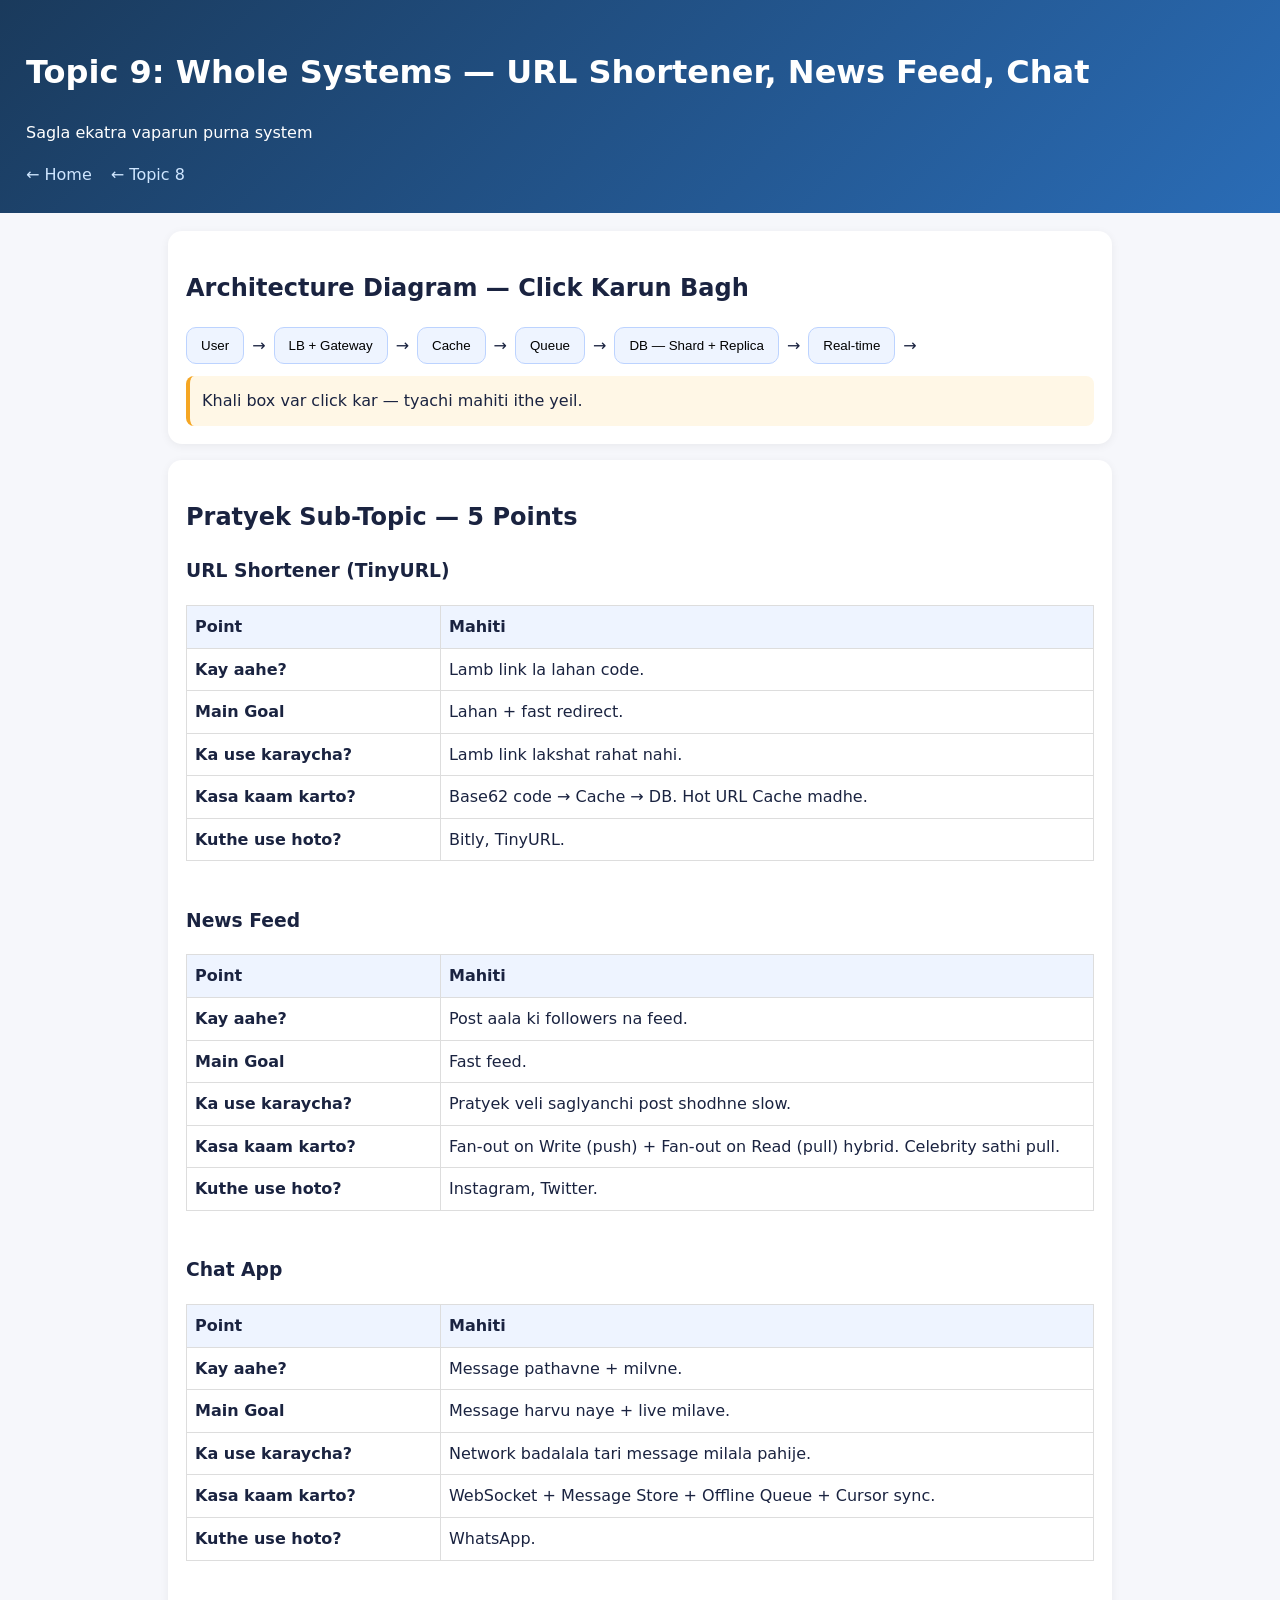
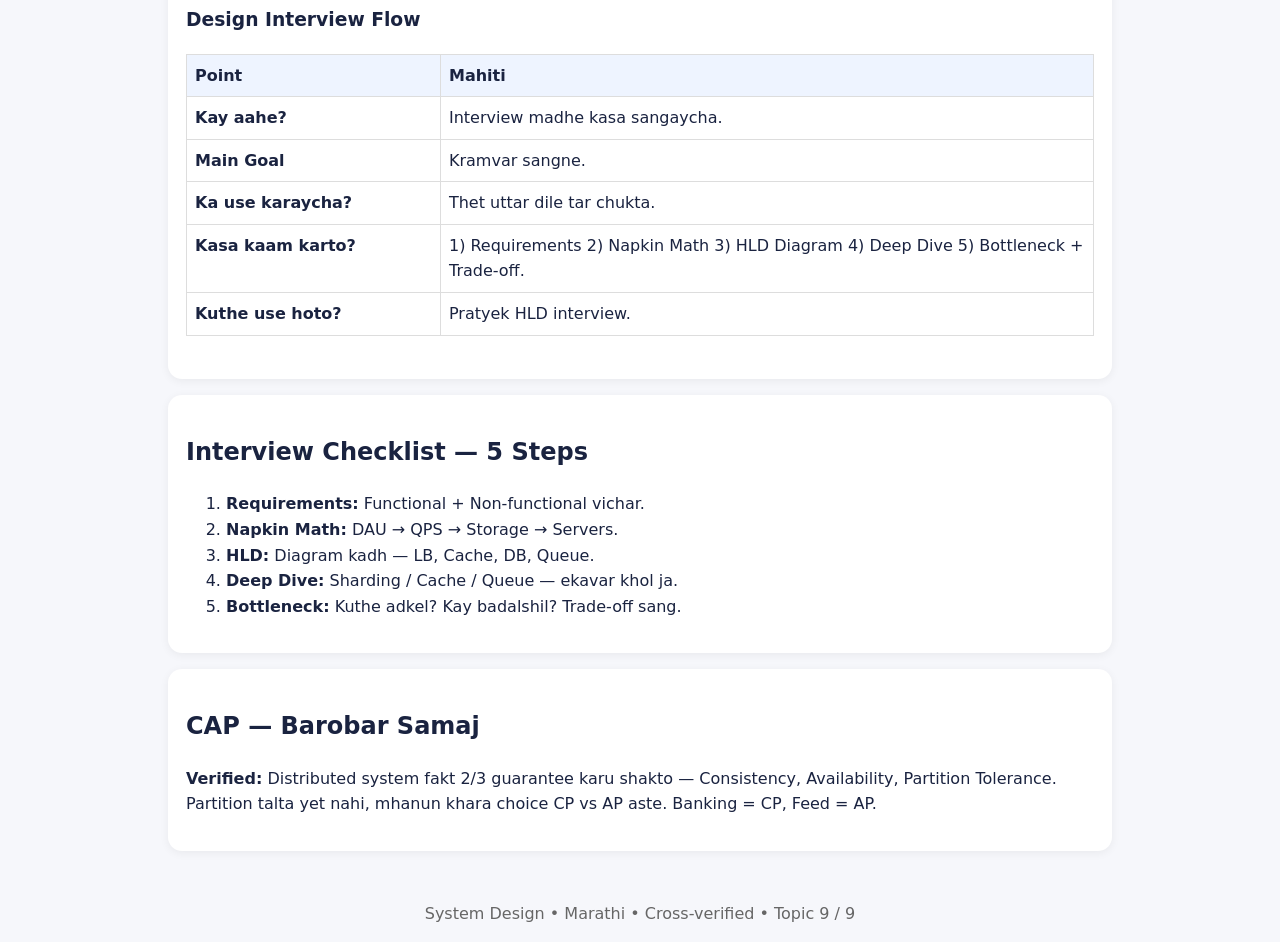
<file: topic-09.html>
<!DOCTYPE html><html lang="mr"><head><meta charset="utf-8"><meta name="viewport" content="width=device-width,initial-scale=1"><title>Whole Systems — URL Shortener, News Feed, Chat</title><link rel="stylesheet" href="assets/style.css"></head>
<body><header><h1>Topic 9: Whole Systems — URL Shortener, News Feed, Chat</h1><p>Sagla ekatra vaparun purna system</p><nav><a href="index.html">← Home</a> <a href='topic-08.html'>← Topic 8</a> </nav></header><main><section class="card"><h2>Architecture Diagram — Click Karun Bagh</h2><div class="flow"><button onclick="showInfo('info','<b>User</b><br>Request.')">User</button><span>→</span><button onclick="showInfo('info','<b>LB + Gateway</b><br>Traffic + Auth.')">LB + Gateway</button><span>→</span><button onclick="showInfo('info','<b>Cache</b><br>Hot data.')">Cache</button><span>→</span><button onclick="showInfo('info','<b>Queue</b><br>Jad kam.')">Queue</button><span>→</span><button onclick="showInfo('info','<b>DB — Shard + Replica</b><br>Data.')">DB — Shard + Replica</button><span>→</span><button onclick="showInfo('info','<b>Real-time</b><br>WebSocket / SSE.')">Real-time</button><span>→</span></div><div id="info" class="info">Khali box var click kar — tyachi mahiti ithe yeil.</div></section><section class="card"><h2>Pratyek Sub-Topic — 5 Points</h2><h3>URL Shortener (TinyURL)</h3><table><tr><th style="width:28%">Point</th><th>Mahiti</th></tr><tr><td><b>Kay aahe?</b></td><td>Lamb link la lahan code.</td></tr><tr><td><b>Main Goal</b></td><td>Lahan + fast redirect.</td></tr><tr><td><b>Ka use karaycha?</b></td><td>Lamb link lakshat rahat nahi.</td></tr><tr><td><b>Kasa kaam karto?</b></td><td>Base62 code → Cache → DB. Hot URL Cache madhe.</td></tr><tr><td><b>Kuthe use hoto?</b></td><td>Bitly, TinyURL.</td></tr></table><br><h3>News Feed</h3><table><tr><th style="width:28%">Point</th><th>Mahiti</th></tr><tr><td><b>Kay aahe?</b></td><td>Post aala ki followers na feed.</td></tr><tr><td><b>Main Goal</b></td><td>Fast feed.</td></tr><tr><td><b>Ka use karaycha?</b></td><td>Pratyek veli saglyanchi post shodhne slow.</td></tr><tr><td><b>Kasa kaam karto?</b></td><td>Fan-out on Write (push) + Fan-out on Read (pull) hybrid. Celebrity sathi pull.</td></tr><tr><td><b>Kuthe use hoto?</b></td><td>Instagram, Twitter.</td></tr></table><br><h3>Chat App</h3><table><tr><th style="width:28%">Point</th><th>Mahiti</th></tr><tr><td><b>Kay aahe?</b></td><td>Message pathavne + milvne.</td></tr><tr><td><b>Main Goal</b></td><td>Message harvu naye + live milave.</td></tr><tr><td><b>Ka use karaycha?</b></td><td>Network badalala tari message milala pahije.</td></tr><tr><td><b>Kasa kaam karto?</b></td><td>WebSocket + Message Store + Offline Queue + Cursor sync.</td></tr><tr><td><b>Kuthe use hoto?</b></td><td>WhatsApp.</td></tr></table><br><h3>Design Interview Flow</h3><table><tr><th style="width:28%">Point</th><th>Mahiti</th></tr><tr><td><b>Kay aahe?</b></td><td>Interview madhe kasa sangaycha.</td></tr><tr><td><b>Main Goal</b></td><td>Kramvar sangne.</td></tr><tr><td><b>Ka use karaycha?</b></td><td>Thet uttar dile tar chukta.</td></tr><tr><td><b>Kasa kaam karto?</b></td><td>1) Requirements 2) Napkin Math 3) HLD Diagram 4) Deep Dive 5) Bottleneck + Trade-off.</td></tr><tr><td><b>Kuthe use hoto?</b></td><td>Pratyek HLD interview.</td></tr></table><br></section><section class="card"><h2>Interview Checklist — 5 Steps</h2><ol><li><b>Requirements:</b> Functional + Non-functional vichar.</li><li><b>Napkin Math:</b> DAU → QPS → Storage → Servers.</li><li><b>HLD:</b> Diagram kadh — LB, Cache, DB, Queue.</li><li><b>Deep Dive:</b> Sharding / Cache / Queue — ekavar khol ja.</li><li><b>Bottleneck:</b> Kuthe adkel? Kay badalshil? Trade-off sang.</li></ol></section><section class="card"><h2>CAP — Barobar Samaj</h2><p><b>Verified:</b> Distributed system fakt 2/3 guarantee karu shakto — Consistency, Availability, Partition Tolerance. Partition talta yet nahi, mhanun khara choice CP vs AP aste. Banking = CP, Feed = AP.</p></section></main><footer style="text-align:center;padding:16px;color:#666">System Design • Marathi • Cross-verified • Topic 9 / 9</footer><script src="assets/app.js"></script></body></html>
</file>
<file: assets/style.css>
*{box-sizing:border-box}body{font-family:system-ui,Arial,sans-serif;margin:0;background:#f6f7fb;color:#1a2340;line-height:1.6}header{background:linear-gradient(135deg,#1a3a5c,#2a6cb6);color:#fff;padding:26px}header a{color:#cfe6ff;margin-right:14px;text-decoration:none}header a:hover{text-decoration:underline}main{max-width:980px;margin:0 auto;padding:18px}.card{background:#fff;border-radius:14px;padding:18px;margin-bottom:16px;box-shadow:0 2px 10px rgba(0,0,0,.06)}.grid{display:grid;grid-template-columns:1fr 1fr;gap:14px}.flow{display:flex;flex-wrap:wrap;gap:8px;align-items:center;margin:12px 0}.flow button,.box{background:#eef4ff;border:1px solid #bcd3ff;padding:10px 14px;border-radius:10px;cursor:pointer}.info{background:#fff7e6;border-left:4px solid #f5a623;padding:12px;border-radius:8px}pre{background:#111827;color:#e5e7eb;padding:14px;border-radius:10px;overflow:auto}table{width:100%;border-collapse:collapse}th,td{border:1px solid #ddd;padding:8px;text-align:left;vertical-align:top}th{background:#eef4ff}.badge{display:inline-block;background:#e6ffed;border:1px solid #8fd6a0;padding:2px 10px;border-radius:20px;font-size:12px}.warn{background:#fff1f1;border-left:4px solid #e55353;padding:12px;border-radius:8px}.btn{display:inline-block;background:#1a3a5c;color:#fff;padding:8px 14px;border-radius:8px;text-decoration:none}.toc a{display:block;padding:8px 10px;background:#fff;border-radius:10px;margin-bottom:8px;text-decoration:none;color:#1a2340;box-shadow:0 1px 5px rgba(0,0,0,.05)}@media(max-width:640px){.grid{grid-template-columns:1fr}}
</file>
